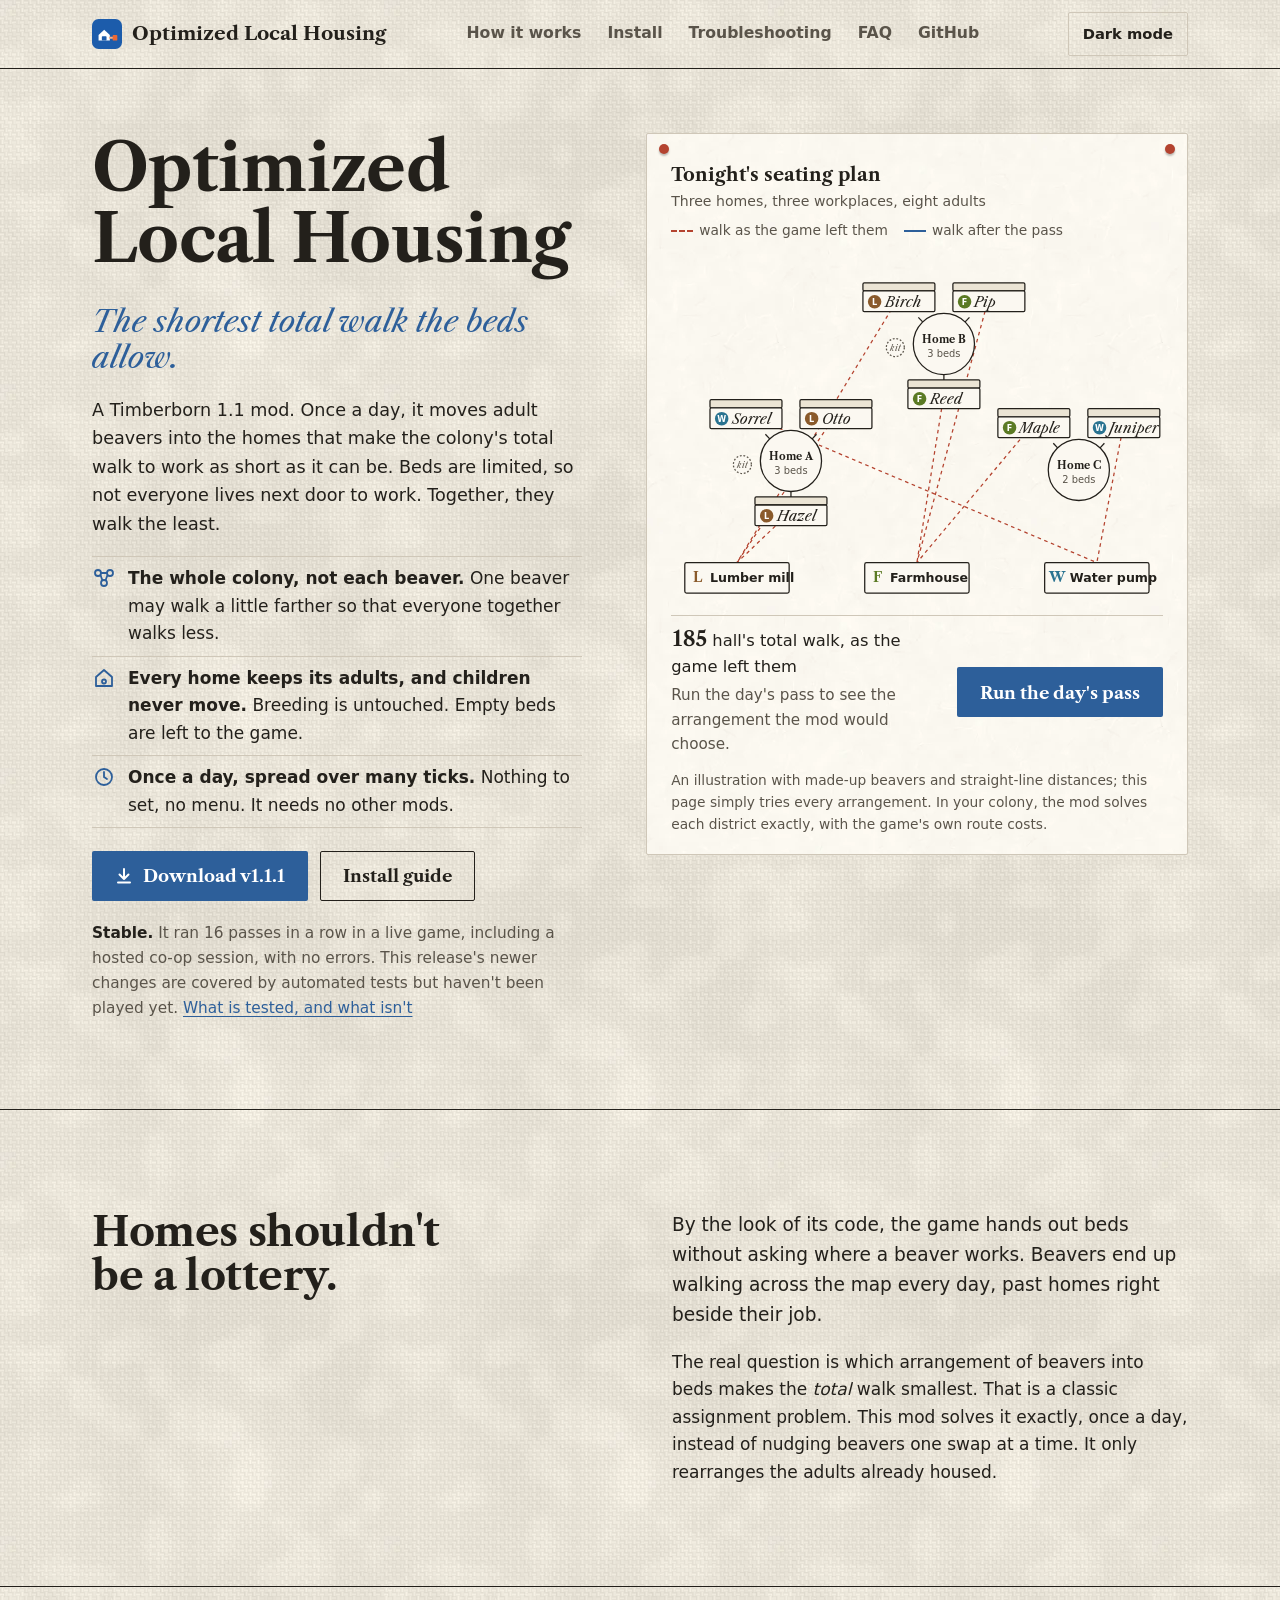
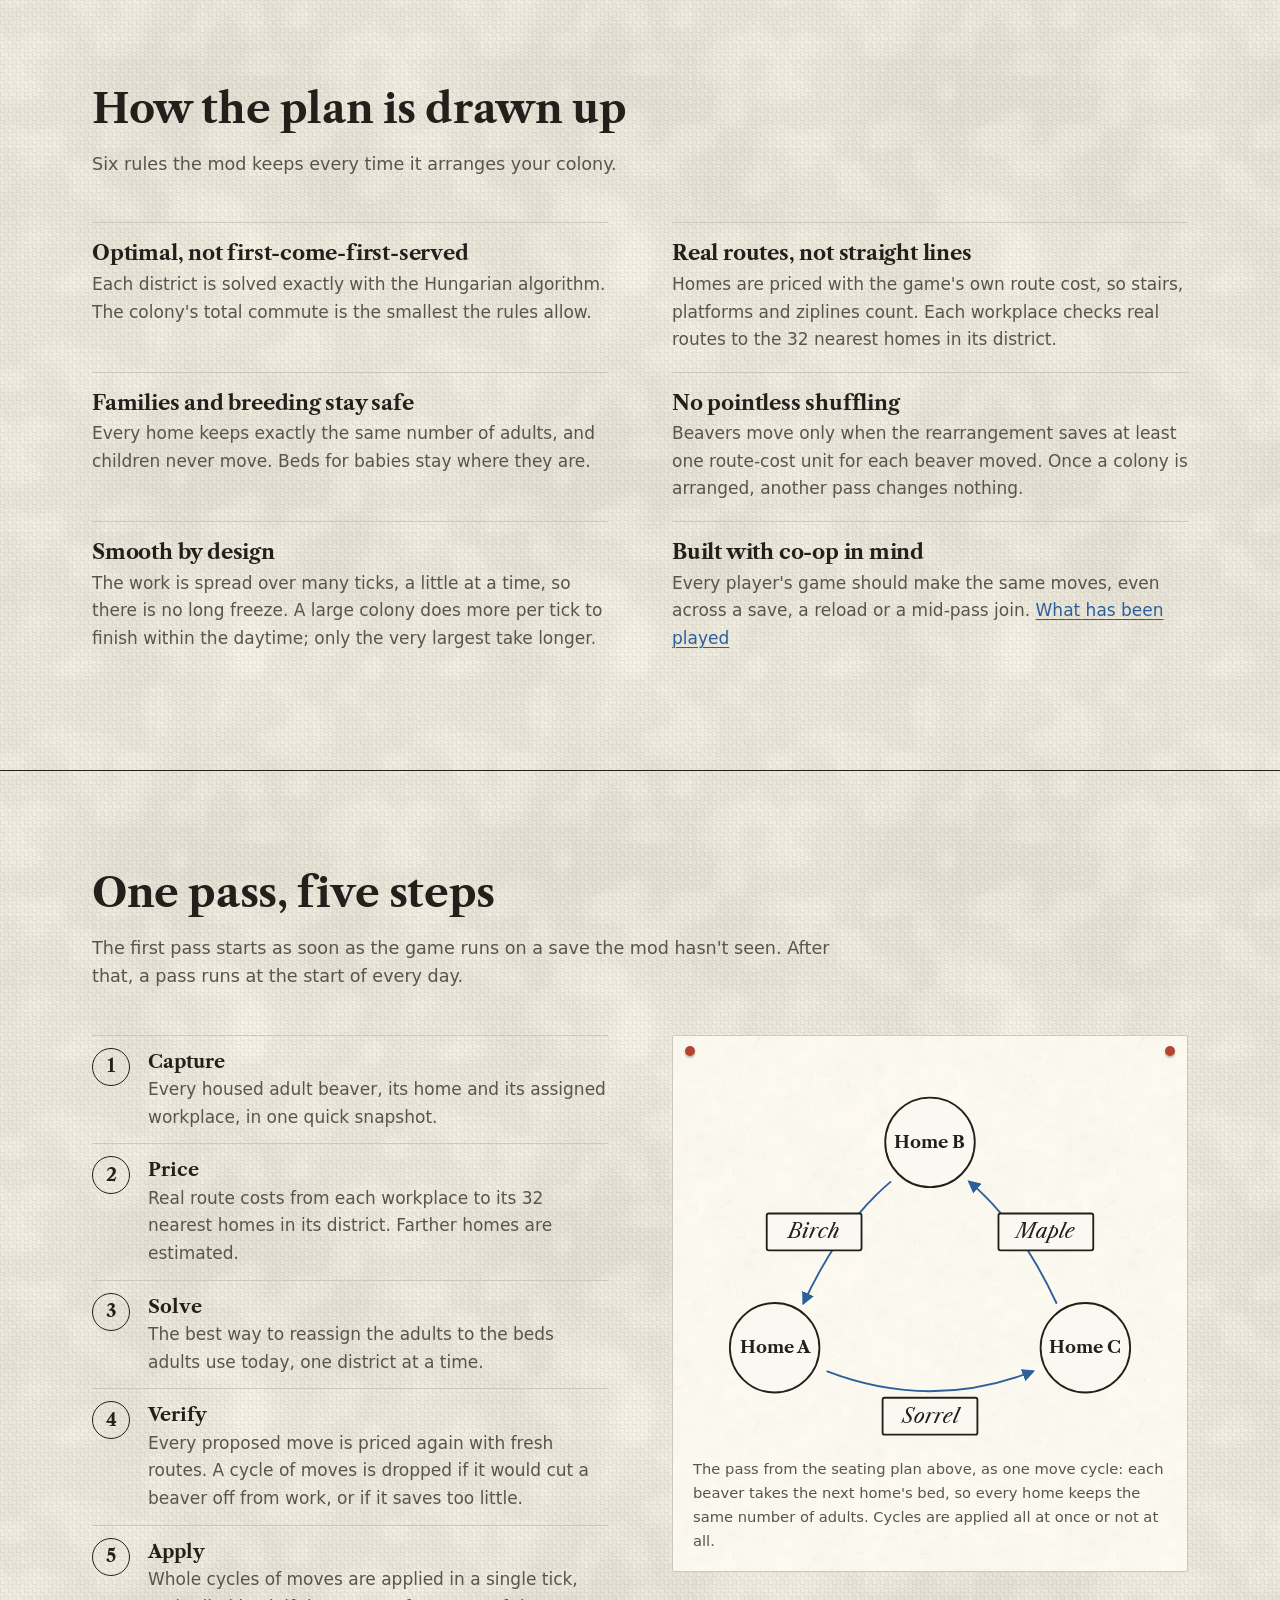
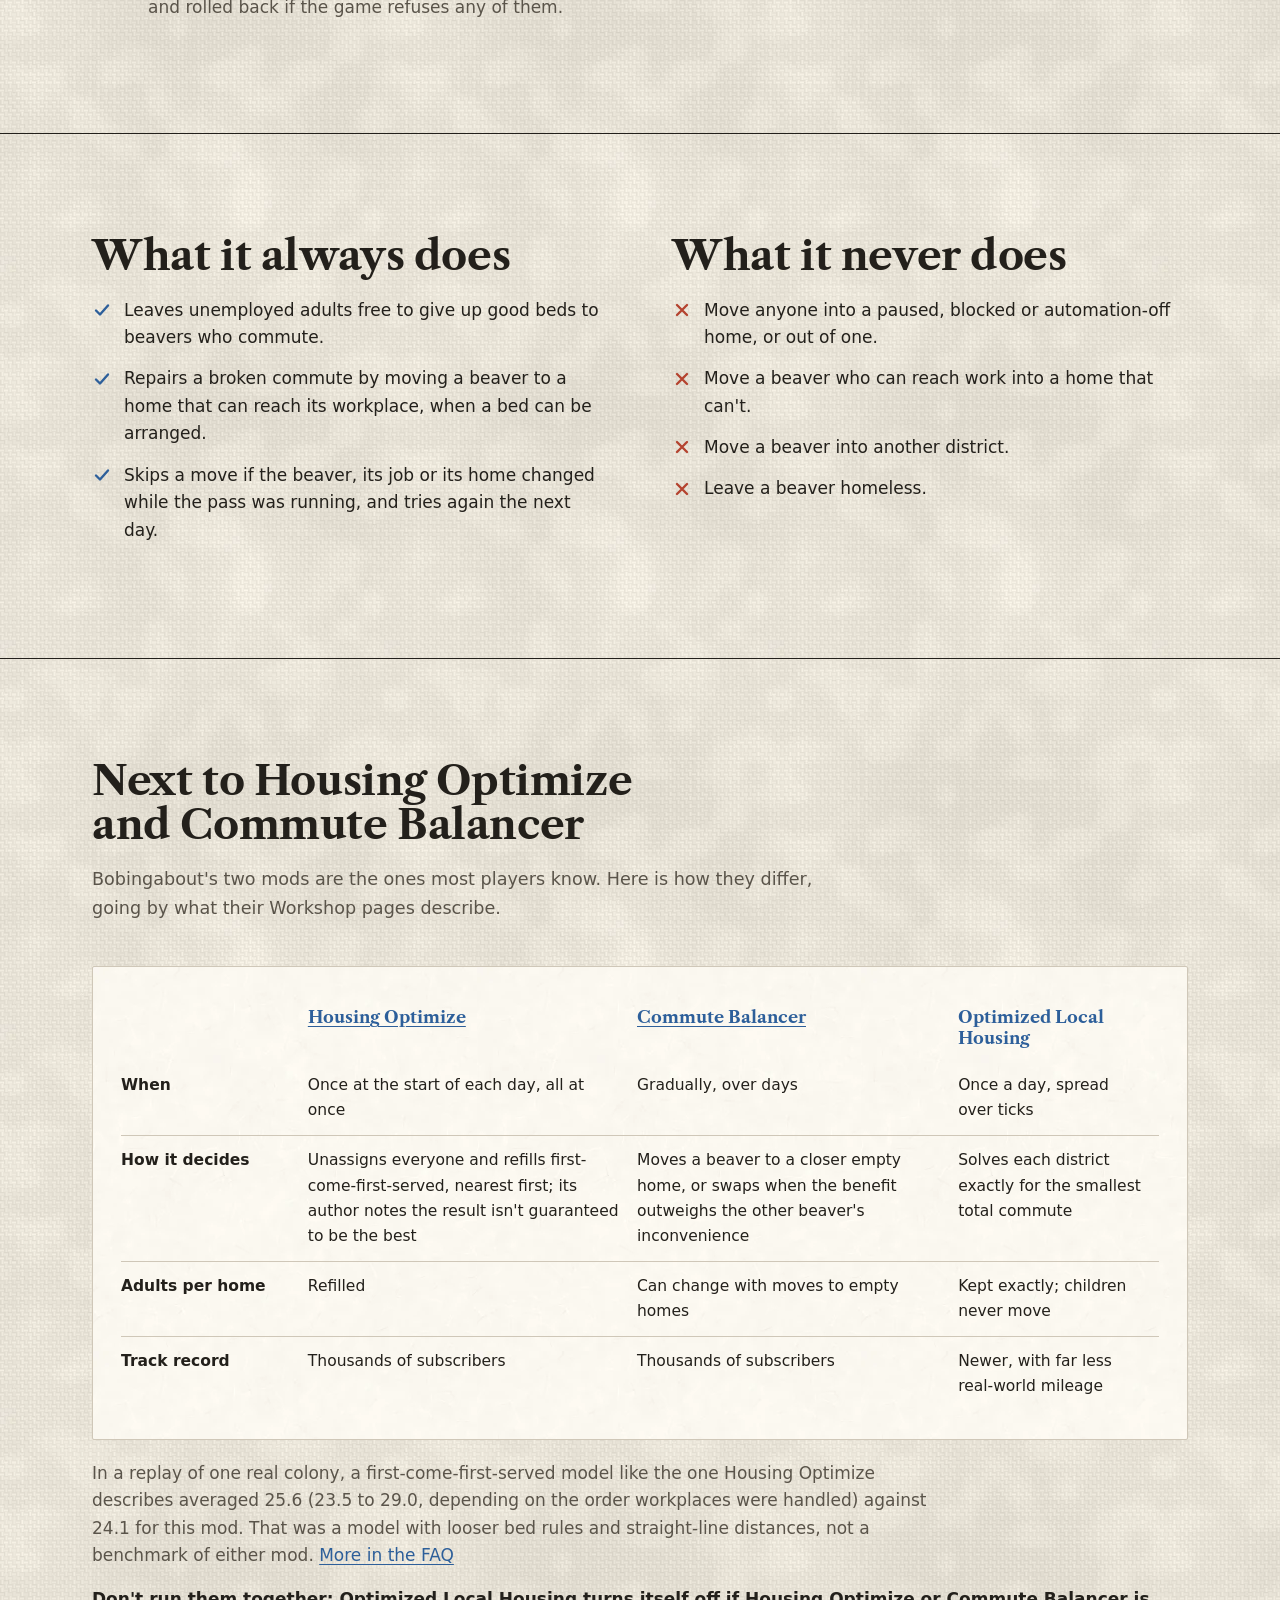
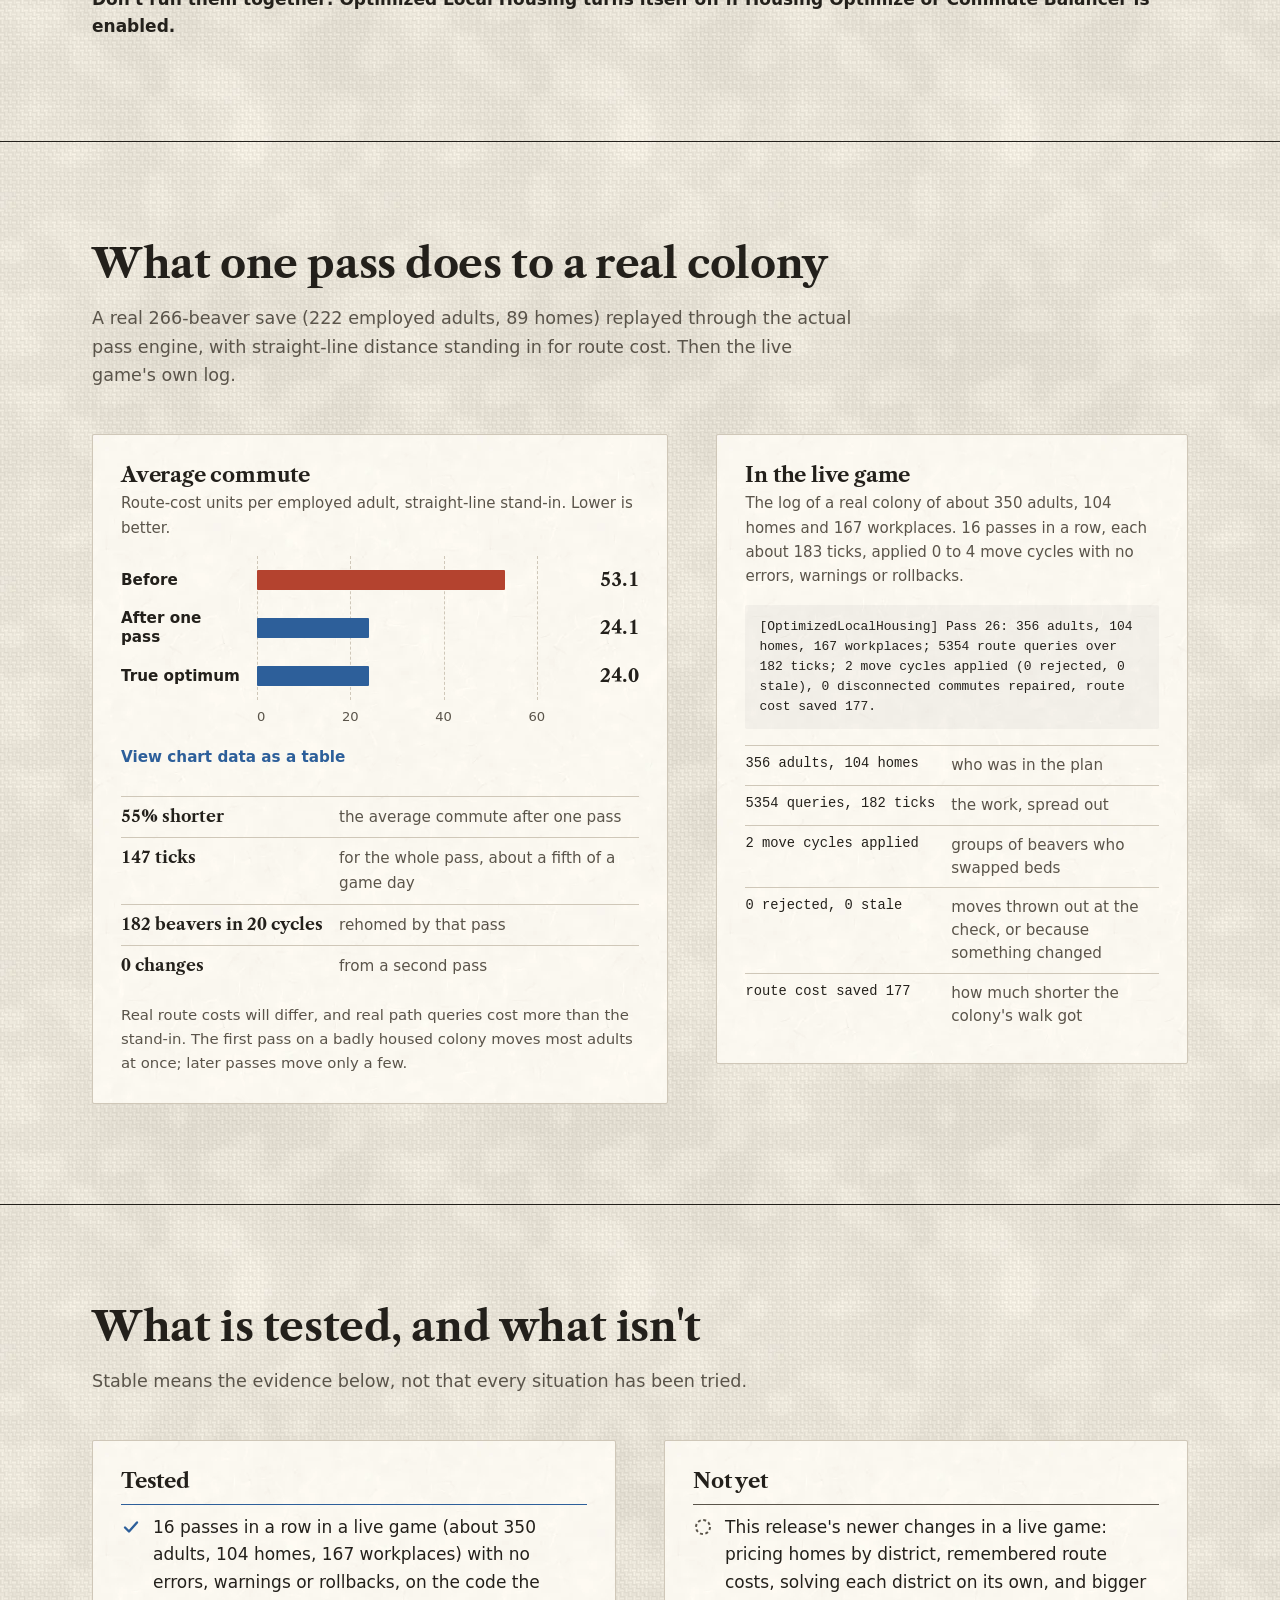
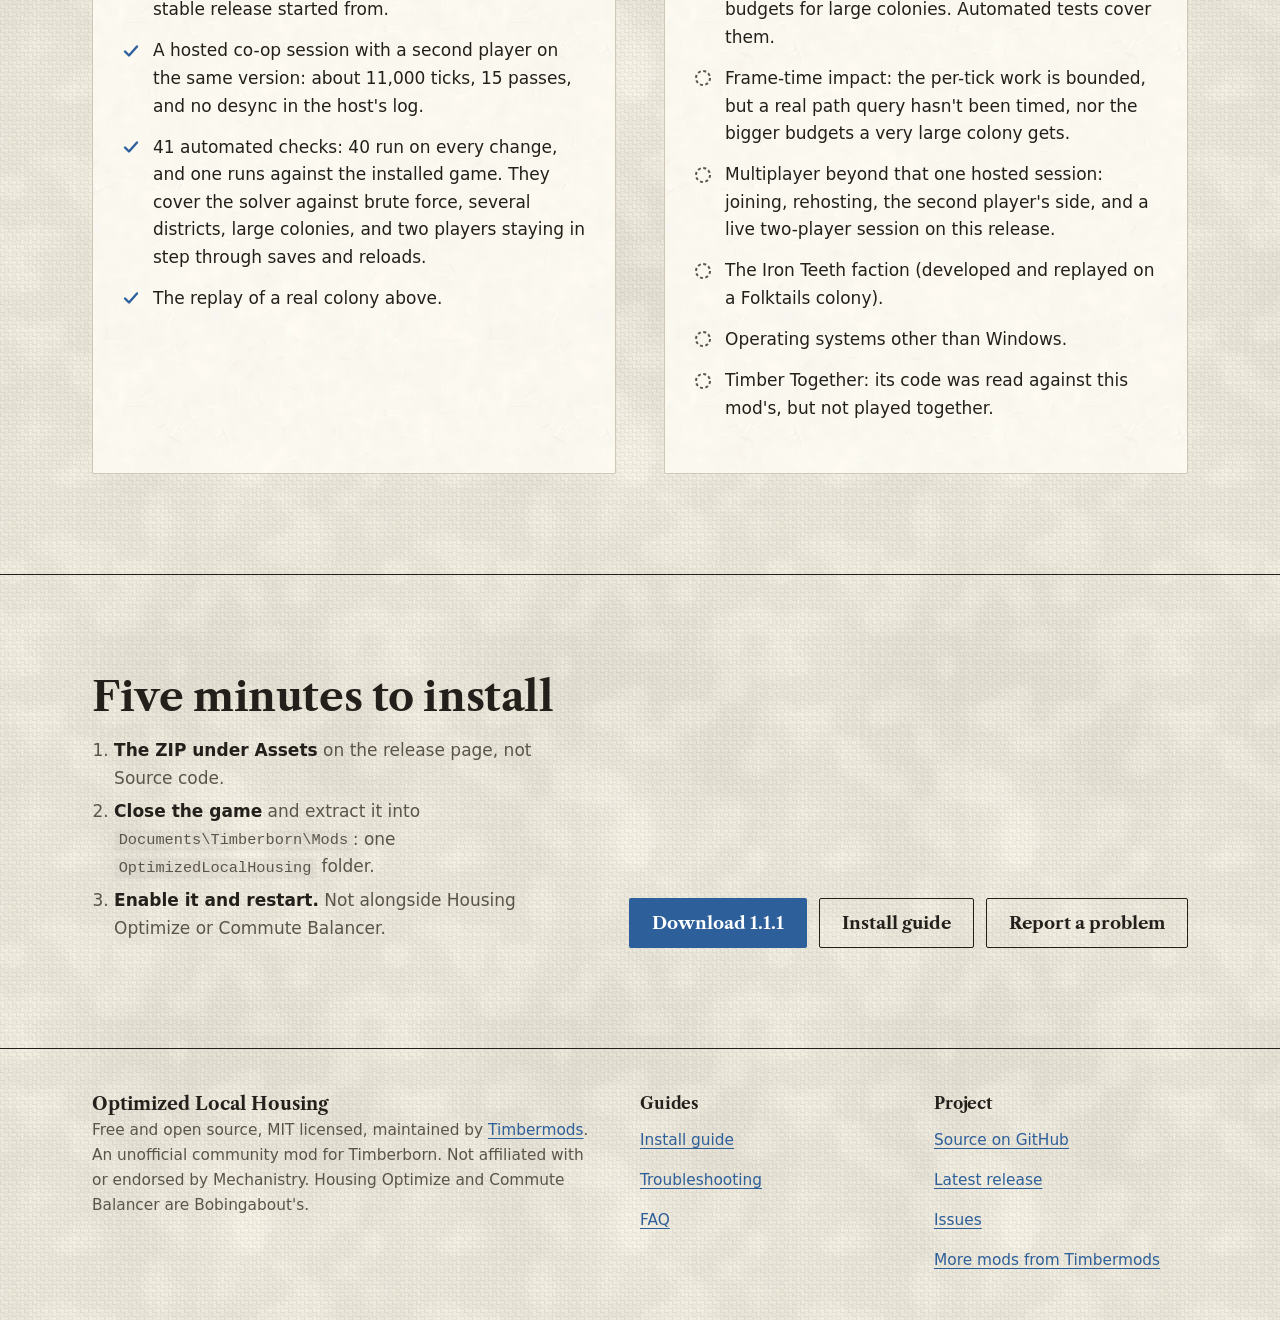
<file: docs/index.html>
<!doctype html>
<html lang="en">
<head>
<meta charset="utf-8">
<meta name="viewport" content="width=device-width, initial-scale=1">
<title>Optimized Local Housing: shorter beaver commutes for Timberborn</title>
<meta name="description" content="A Timberborn 1.1 mod that re-houses the adult beavers once a day so the whole colony's home-to-work walk is as short as the beds allow. Every home keeps its adults, and children never move.">
<meta property="og:title" content="Optimized Local Housing for Timberborn">
<meta property="og:description" content="The shortest total walk the beds allow: once a day it solves where each adult beaver should live, keeping every home's adults and never moving children.">
<meta property="og:type" content="website">
<meta name="theme-color" content="#e6e1d6">
<link rel="icon" href="favicon.svg" type="image/svg+xml">
<script>try{var t=localStorage.getItem('olh-theme');if(t)document.documentElement.setAttribute('data-theme',t)}catch(e){}</script>
<link rel="preload" href="fonts/libre-caslon-text-latin-700-normal.woff2" as="font" type="font/woff2" crossorigin>
<link rel="stylesheet" href="style.css">
</head>
<body>
<a class="skip" href="#main">Skip to content</a>
<header class="site-header">
  <div class="wrap masthead">
    <a class="brand" href="index.html"><img src="favicon.svg" alt="" width="30" height="30"> Optimized Local Housing</a>
    <nav class="nav" aria-label="Main">
      <a href="index.html#how">How it works</a>
      <a href="install.html">Install</a>
      <a href="troubleshooting.html">Troubleshooting</a>
      <a href="faq.html">FAQ</a>
      <a href="https://github.com/timbermods/OptimizedLocalHousing">GitHub</a>
    </nav>
    <button class="theme-btn" id="theme-toggle" type="button">Dark mode</button>
  </div>
</header>

<main id="main">
<!-- ============ hero ============ -->
<section class="hero">
  <div class="wrap hero-grid">
    <div>
      <h1>Optimized Local Housing</h1>
      <p class="pitch">The shortest total walk the beds allow.</p>
      <p class="lead">A Timberborn 1.1 mod. Once a day, it moves adult beavers into the homes that make the colony's total walk to work as short as it can be. Beds are limited, so not everyone lives next door to work. Together, they walk the least.</p>
      <ul class="facts">
        <li><svg viewBox="0 0 24 24" aria-hidden="true"><circle cx="6" cy="7" r="3" fill="none" stroke="currentColor" stroke-width="1.8"/><circle cx="18" cy="7" r="3" fill="none" stroke="currentColor" stroke-width="1.8"/><circle cx="12" cy="17" r="3" fill="none" stroke="currentColor" stroke-width="1.8"/><path d="M8.5 9l2 5.5M15.5 9l-2 5.5M9 7h6" fill="none" stroke="currentColor" stroke-width="1.8"/></svg><span><b>The whole colony, not each beaver.</b> One beaver may walk a little farther so that everyone together walks less.</span></li>
        <li><svg viewBox="0 0 24 24" aria-hidden="true"><path d="M4 11l8-7 8 7v9H4z" fill="none" stroke="currentColor" stroke-width="1.8" stroke-linejoin="round"/><circle cx="12" cy="15.5" r="2" fill="none" stroke="currentColor" stroke-width="1.8"/></svg><span><b>Every home keeps its adults, and children never move.</b> Breeding is untouched. Empty beds are left to the game.</span></li>
        <li><svg viewBox="0 0 24 24" aria-hidden="true"><circle cx="12" cy="12" r="8" fill="none" stroke="currentColor" stroke-width="1.8"/><path d="M12 7v5l3 2" fill="none" stroke="currentColor" stroke-width="1.8" stroke-linecap="round"/></svg><span><b>Once a day, spread over many ticks.</b> Nothing to set, no menu. It needs no other mods.</span></li>
      </ul>
      <div class="btn-row">
        <a class="btn btn-primary" href="https://github.com/timbermods/OptimizedLocalHousing/releases/latest" data-release-href="download"><svg viewBox="0 0 18 18" aria-hidden="true"><path d="M9 2v10M4.5 7.5L9 12l4.5-4.5M3 15.5h12" fill="none" stroke="currentColor" stroke-width="2" stroke-linecap="round" stroke-linejoin="round"/></svg><span>Download <span data-release="tag">v1.1.1</span></span></a>
        <a class="btn btn-ghost" href="install.html">Install guide</a>
      </div>
      <p class="status-note" role="note" data-release-pinned="1.1.1"><strong>Stable.</strong> It ran 16 passes in a row in a live game, including a hosted co-op session, with no errors. This release's newer changes are covered by automated tests but haven't been played yet. <a href="#status">What is tested, and what isn't</a></p>
    </div>

    <figure class="plan stock pinned" data-seating>
      <div class="plan-head"><b>Tonight's seating plan</b><span>Three homes, three workplaces, eight adults</span></div>
      <div class="legend" aria-hidden="true"><span><i></i>walk as the game left them</span><span><i class="after"></i>walk after the pass</span></div>
<svg class="hall" viewBox="0 0 560 400" role="img" aria-labelledby="hall-title hall-desc">
<title id="hall-title">Seating plan: three homes and three workplaces</title>
<desc id="hall-desc">Eight adult beavers seated in three homes as the game left them, each with a line to the workplace they walk to. Homes A and B each also have a kit, who never moves.</desc>
<g class="lines" aria-hidden="true">
<line class="walk before" data-for="Sorrel" x1="90" y1="188" x2="480" y2="353"/>
<line class="walk before" data-for="Otto" x1="190" y1="188" x2="80" y2="353"/>
<line class="walk before" data-for="Hazel" x1="140" y1="296" x2="80" y2="353"/>
<line class="walk before" data-for="Birch" x1="260" y1="58" x2="80" y2="353"/>
<line class="walk before" data-for="Pip" x1="360" y1="58" x2="280" y2="353"/>
<line class="walk before" data-for="Reed" x1="310" y1="166" x2="280" y2="353"/>
<line class="walk before" data-for="Maple" x1="410" y1="198" x2="280" y2="353"/>
<line class="walk before" data-for="Juniper" x1="510" y1="198" x2="480" y2="353"/>
</g><g class="stations">
<g class="station st-L" data-station="L" data-x="80" data-y="370"><rect x="22" y="353" width="116" height="34" rx="2"/><text class="st-mark" x="36" y="375">L</text><text class="st-name" x="50" y="375">Lumber mill</text></g>
<g class="station st-F" data-station="F" data-x="280" data-y="370"><rect x="222" y="353" width="116" height="34" rx="2"/><text class="st-mark" x="236" y="375">F</text><text class="st-name" x="250" y="375">Farmhouse</text></g>
<g class="station st-W" data-station="W" data-x="480" data-y="370"><rect x="422" y="353" width="116" height="34" rx="2"/><text class="st-mark" x="436" y="375">W</text><text class="st-name" x="450" y="375">Water pump</text></g>
</g><g class="tables" id="homes-l">
<g class="table" data-home="A" data-x="140" data-y="240" data-beds="3"><circle cx="140" cy="240" r="34"/><text class="t-name" x="140" y="239">Home A</text><text class="t-beds" x="140" y="255">3 beds</text>
<line class="tick" x1="116.4" y1="215.5" x2="111.6" y2="210.4"/>
<line class="tick" x1="163.6" y1="215.5" x2="168.4" y2="210.4"/>
<line class="tick" x1="140.0" y1="274.0" x2="140.0" y2="281.0"/>
<g class="kit"><circle cx="86" cy="244" r="10"/><text x="86" y="248">kit</text></g>
</g>
<g class="table" data-home="B" data-x="310" data-y="110" data-beds="3"><circle cx="310" cy="110" r="34"/><text class="t-name" x="310" y="109">Home B</text><text class="t-beds" x="310" y="125">3 beds</text>
<line class="tick" x1="286.4" y1="85.5" x2="281.6" y2="80.4"/>
<line class="tick" x1="333.6" y1="85.5" x2="338.4" y2="80.4"/>
<line class="tick" x1="310.0" y1="144.0" x2="310.0" y2="151.0"/>
<g class="kit"><circle cx="256" cy="114" r="10"/><text x="256" y="118">kit</text></g>
</g>
<g class="table" data-home="C" data-x="460" data-y="250" data-beds="2"><circle cx="460" cy="250" r="34"/><text class="t-name" x="460" y="249">Home C</text><text class="t-beds" x="460" y="265">2 beds</text>
<line class="tick" x1="436.4" y1="225.5" x2="431.6" y2="220.4"/>
<line class="tick" x1="483.6" y1="225.5" x2="488.4" y2="220.4"/>
</g>
</g><g class="cards">
<g class="pc w-W" data-name="Sorrel" data-work="W" data-home="A" data-seat="0" style="transform: translate(90px, 188px)"><rect class="pc-back" x="-40" y="-16" width="80" height="9" rx="1.5"/><rect class="pc-card" x="-40" y="-7" width="80" height="23" rx="1.5"/><circle class="pc-chip" cx="-27" cy="5" r="7.5"/><text class="pc-mark" x="-27" y="8.5">W</text><text class="pc-name" x="-16" y="10.5">Sorrel</text></g>
<g class="pc w-L" data-name="Otto" data-work="L" data-home="A" data-seat="1" style="transform: translate(190px, 188px)"><rect class="pc-back" x="-40" y="-16" width="80" height="9" rx="1.5"/><rect class="pc-card" x="-40" y="-7" width="80" height="23" rx="1.5"/><circle class="pc-chip" cx="-27" cy="5" r="7.5"/><text class="pc-mark" x="-27" y="8.5">L</text><text class="pc-name" x="-16" y="10.5">Otto</text></g>
<g class="pc w-L" data-name="Hazel" data-work="L" data-home="A" data-seat="2" style="transform: translate(140px, 296px)"><rect class="pc-back" x="-40" y="-16" width="80" height="9" rx="1.5"/><rect class="pc-card" x="-40" y="-7" width="80" height="23" rx="1.5"/><circle class="pc-chip" cx="-27" cy="5" r="7.5"/><text class="pc-mark" x="-27" y="8.5">L</text><text class="pc-name" x="-16" y="10.5">Hazel</text></g>
<g class="pc w-L" data-name="Birch" data-work="L" data-home="B" data-seat="0" style="transform: translate(260px, 58px)"><rect class="pc-back" x="-40" y="-16" width="80" height="9" rx="1.5"/><rect class="pc-card" x="-40" y="-7" width="80" height="23" rx="1.5"/><circle class="pc-chip" cx="-27" cy="5" r="7.5"/><text class="pc-mark" x="-27" y="8.5">L</text><text class="pc-name" x="-16" y="10.5">Birch</text></g>
<g class="pc w-F" data-name="Pip" data-work="F" data-home="B" data-seat="1" style="transform: translate(360px, 58px)"><rect class="pc-back" x="-40" y="-16" width="80" height="9" rx="1.5"/><rect class="pc-card" x="-40" y="-7" width="80" height="23" rx="1.5"/><circle class="pc-chip" cx="-27" cy="5" r="7.5"/><text class="pc-mark" x="-27" y="8.5">F</text><text class="pc-name" x="-16" y="10.5">Pip</text></g>
<g class="pc w-F" data-name="Reed" data-work="F" data-home="B" data-seat="2" style="transform: translate(310px, 166px)"><rect class="pc-back" x="-40" y="-16" width="80" height="9" rx="1.5"/><rect class="pc-card" x="-40" y="-7" width="80" height="23" rx="1.5"/><circle class="pc-chip" cx="-27" cy="5" r="7.5"/><text class="pc-mark" x="-27" y="8.5">F</text><text class="pc-name" x="-16" y="10.5">Reed</text></g>
<g class="pc w-F" data-name="Maple" data-work="F" data-home="C" data-seat="0" style="transform: translate(410px, 198px)"><rect class="pc-back" x="-40" y="-16" width="80" height="9" rx="1.5"/><rect class="pc-card" x="-40" y="-7" width="80" height="23" rx="1.5"/><circle class="pc-chip" cx="-27" cy="5" r="7.5"/><text class="pc-mark" x="-27" y="8.5">F</text><text class="pc-name" x="-16" y="10.5">Maple</text></g>
<g class="pc w-W" data-name="Juniper" data-work="W" data-home="C" data-seat="1" style="transform: translate(510px, 198px)"><rect class="pc-back" x="-40" y="-16" width="80" height="9" rx="1.5"/><rect class="pc-card" x="-40" y="-7" width="80" height="23" rx="1.5"/><circle class="pc-chip" cx="-27" cy="5" r="7.5"/><text class="pc-mark" x="-27" y="8.5">W</text><text class="pc-name" x="-16" y="10.5">Juniper</text></g>
</g></svg>
      <div class="plan-foot">
        <div class="readout" data-readout aria-live="polite"><span class="ro-total"><b>185</b> hall's total walk, as the game left them</span><span>Run the day's pass to see the arrangement the mod would choose.</span></div>
        <button class="btn btn-primary" type="button" data-pass hidden>Run the day's pass</button>
      </div>
      <figcaption>An illustration with made-up beavers and straight-line distances; this page simply tries every arrangement. In your colony, the mod solves each district exactly, with the game's own route costs.</figcaption>
    </figure>
  </div>
</section>

<!-- ============ why ============ -->
<section class="ruled" id="why">
  <div class="wrap two-col">
    <div>
      <h2>Homes shouldn't be a lottery.</h2>
    </div>
    <div>
      <p class="big">By the look of its code, the game hands out beds without asking where a beaver works. Beavers end up walking across the map every day, past homes right beside their job.</p>
      <p>The real question is which arrangement of beavers into beds makes the <em>total</em> walk smallest. That is a classic assignment problem. This mod solves it exactly, once a day, instead of nudging beavers one swap at a time. It only rearranges the adults already housed.</p>
    </div>
  </div>
</section>

<!-- ============ features: the plan's rules ============ -->
<section class="ruled" id="features">
  <div class="wrap">
    <div class="section-head">
      <h2>How the plan is drawn up</h2>
      <p>Six rules the mod keeps every time it arranges your colony.</p>
    </div>
    <ul class="rules-key">
      <li><div><h3>Optimal, not first-come-first-served</h3><p>Each district is solved exactly with the Hungarian algorithm. The colony's total commute is the smallest the rules allow.</p></div></li>
      <li><div><h3>Real routes, not straight lines</h3><p>Homes are priced with the game's own route cost, so stairs, platforms and ziplines count. Each workplace checks real routes to the 32 nearest homes in its district.</p></div></li>
      <li><div><h3>Families and breeding stay safe</h3><p>Every home keeps exactly the same number of adults, and children never move. Beds for babies stay where they are.</p></div></li>
      <li><div><h3>No pointless shuffling</h3><p>Beavers move only when the rearrangement saves at least one route-cost unit for each beaver moved. Once a colony is arranged, another pass changes nothing.</p></div></li>
      <li><div><h3>Smooth by design</h3><p>The work is spread over many ticks, a little at a time, so there is no long freeze. A large colony does more per tick to finish within the daytime; only the very largest take longer.</p></div></li>
      <li><div><h3>Built with co-op in mind</h3><p>Every player's game should make the same moves, even across a save, a reload or a mid-pass join. <a href="#status">What has been played</a></p></div></li>
    </ul>
  </div>
</section>

<!-- ============ how ============ -->
<section class="ruled" id="how">
  <div class="wrap">
    <div class="section-head">
      <h2>One pass, five steps</h2>
      <p>The first pass starts as soon as the game runs on a save the mod hasn't seen. After that, a pass runs at the start of every day.</p>
    </div>
    <div class="two-col">
      <ol class="steps">
        <li><strong>Capture</strong><p>Every housed adult beaver, its home and its assigned workplace, in one quick snapshot.</p></li>
        <li><strong>Price</strong><p>Real route costs from each workplace to its 32 nearest homes in its district. Farther homes are estimated.</p></li>
        <li><strong>Solve</strong><p>The best way to reassign the adults to the beds adults use today, one district at a time.</p></li>
        <li><strong>Verify</strong><p>Every proposed move is priced again with fresh routes. A cycle of moves is dropped if it would cut a beaver off from work, or if it saves too little.</p></li>
        <li><strong>Apply</strong><p>Whole cycles of moves are applied in a single tick, and rolled back if the game refuses any of them.</p></li>
      </ol>
      <figure class="cycle stock pinned">
        <svg viewBox="0 0 360 290" role="img" aria-label="The move cycle from the seating plan above: Birch moves from Home B to Home A, Sorrel from Home A to Home C, and Maple from Home C to Home B, so every home keeps its number of adults.">
          <defs><marker id="arr" viewBox="0 0 10 10" refX="8" refY="5" markerWidth="7" markerHeight="7" orient="auto-start-reverse"><path d="M0 0L10 5L0 10z" fill="var(--blue)"/></marker></defs>
          <g fill="none" stroke="var(--blue)" stroke-width="1.4" stroke-linecap="round" marker-end="url(#arr)">
            <path d="M150 88 Q 112 120 84 180"/>
            <path d="M102 232 Q 180 262 258 232"/>
            <path d="M276 180 Q 248 120 210 88"/>
          </g>
          <g fill="var(--card)" stroke="var(--ink)" stroke-width="1.4">
            <circle cx="180" cy="58" r="34"/><circle cx="62" cy="214" r="34"/><circle cx="298" cy="214" r="34"/>
          </g>
          <g font-family="Libre Caslon Text, Georgia, serif" font-weight="700" font-size="13" text-anchor="middle" fill="var(--ink)">
            <text x="180" y="62">Home B</text><text x="62" y="218">Home A</text><text x="298" y="218">Home C</text>
          </g>
          <g font-family="Libre Caslon Text, Georgia, serif" font-style="italic" font-size="15" fill="var(--ink)" stroke-width="1.4">
            <g transform="translate(92 126)"><rect x="-36" y="-14" width="72" height="28" rx="1.5" fill="var(--card)" stroke="var(--ink)"/><text x="0" y="5" text-anchor="middle">Birch</text></g>
            <g transform="translate(268 126)"><rect x="-36" y="-14" width="72" height="28" rx="1.5" fill="var(--card)" stroke="var(--ink)"/><text x="0" y="5" text-anchor="middle">Maple</text></g>
            <g transform="translate(180 266)"><rect x="-36" y="-14" width="72" height="28" rx="1.5" fill="var(--card)" stroke="var(--ink)"/><text x="0" y="5" text-anchor="middle">Sorrel</text></g>
          </g>
        </svg>
        <figcaption>The pass from the seating plan above, as one move cycle: each beaver takes the next home's bed, so every home keeps the same number of adults. Cycles are applied all at once or not at all.</figcaption>
      </figure>
    </div>
  </div>
</section>

<!-- ============ rules ============ -->
<section class="ruled" id="rules">
  <div class="wrap two-col">
    <div>
      <h2>What it always does</h2>
      <ul class="checks">
        <li>Leaves unemployed adults free to give up good beds to beavers who commute.</li>
        <li>Repairs a broken commute by moving a beaver to a home that can reach its workplace, when a bed can be arranged.</li>
        <li>Skips a move if the beaver, its job or its home changed while the pass was running, and tries again the next day.</li>
      </ul>
    </div>
    <div>
      <h2>What it never does</h2>
      <ul class="checks never">
        <li>Move anyone into a paused, blocked or automation-off home, or out of one.</li>
        <li>Move a beaver who can reach work into a home that can't.</li>
        <li>Move a beaver into another district.</li>
        <li>Leave a beaver homeless.</li>
      </ul>
    </div>
  </div>
</section>

<!-- ============ comparison ============ -->
<section class="ruled" id="compare">
  <div class="wrap">
    <div class="section-head">
      <h2>Next to Housing Optimize and Commute Balancer</h2>
      <p>Bobingabout's two mods are the ones most players know. Here is how they differ, going by what their Workshop pages describe.</p>
    </div>
    <div class="compare stock">
      <div class="table-scroll">
        <table>
          <thead><tr><th scope="col"><span class="sr-only">Question</span></th><th scope="col"><a href="https://steamcommunity.com/sharedfiles/filedetails/?id=3438044391">Housing Optimize</a></th><th scope="col"><a href="https://steamcommunity.com/sharedfiles/filedetails/?id=3663421750">Commute Balancer</a></th><th scope="col" class="us">Optimized Local Housing</th></tr></thead>
          <tbody>
            <tr><th scope="row">When</th><td data-label="Housing Optimize">Once at the start of each day, all at once</td><td data-label="Commute Balancer">Gradually, over days</td><td data-label="Optimized Local Housing">Once a day, spread over ticks</td></tr>
            <tr><th scope="row">How it decides</th><td data-label="Housing Optimize">Unassigns everyone and refills first-come-first-served, nearest first; its author notes the result isn't guaranteed to be the best</td><td data-label="Commute Balancer">Moves a beaver to a closer empty home, or swaps when the benefit outweighs the other beaver's inconvenience</td><td data-label="Optimized Local Housing">Solves each district exactly for the smallest total commute</td></tr>
            <tr><th scope="row">Adults per home</th><td data-label="Housing Optimize">Refilled</td><td data-label="Commute Balancer">Can change with moves to empty homes</td><td data-label="Optimized Local Housing">Kept exactly; children never move</td></tr>
            <tr><th scope="row">Track record</th><td data-label="Housing Optimize">Thousands of subscribers</td><td data-label="Commute Balancer">Thousands of subscribers</td><td data-label="Optimized Local Housing">Newer, with far less real-world mileage</td></tr>
          </tbody>
        </table>
      </div>
    </div>
    <p class="compare-note">In a replay of one real colony, a first-come-first-served model like the one Housing Optimize describes averaged 25.6 (23.5 to 29.0, depending on the order workplaces were handled) against 24.1 for this mod. That was a model with looser bed rules and straight-line distances, not a benchmark of either mod. <a href="faq.html#is-it-the-best-housing">More in the FAQ</a></p>
    <p class="rule-line">Don't run them together: Optimized Local Housing turns itself off if Housing Optimize or Commute Balancer is enabled.</p>
  </div>
</section>

<!-- ============ results ============ -->
<section class="ruled" id="results">
  <div class="wrap">
    <div class="section-head">
      <h2>What one pass does to a real colony</h2>
      <p>A real 266-beaver save (222 employed adults, 89 homes) replayed through the actual pass engine, with straight-line distance standing in for route cost. Then the live game's own log.</p>
    </div>
    <div class="results-grid">
      <div class="sheet stock chart-card">
        <h3>Average commute</h3>
        <p class="src">Route-cost units per employed adult, straight-line stand-in. Lower is better.</p>
        <div class="chart" role="group" aria-label="Bar chart of average commute: before 53.1, after one pass 24.1, true optimum 24.0.">
          <div class="grid-layer" aria-hidden="true"><i style="left:0"></i><i style="left:28.571%"></i><i style="left:57.143%"></i><i style="left:85.714%"></i></div>
          <div class="row" tabindex="0" data-name="Before" data-value="53.1" data-color="var(--madder)" data-desc="The colony as it was, housed by the game's own assigner.">
            <span class="lab">Before</span>
            <span class="track"><span class="bar" style="width:75.857%;background:var(--madder)"></span><span class="val">53.1</span></span>
            <span class="sr-only">The colony as it was, housed by the game's own assigner.</span>
          </div>
          <div class="row" tabindex="0" data-name="After one pass" data-value="24.1" data-color="var(--blue)" data-desc="After a single pass of Optimized Local Housing: 55% shorter than before.">
            <span class="lab">After one pass</span>
            <span class="track"><span class="bar" style="width:34.429%;background:var(--blue)"></span><span class="val">24.1</span></span>
            <span class="sr-only">After a single pass of Optimized Local Housing: 55% shorter than before.</span>
          </div>
          <div class="row" tabindex="0" data-name="True optimum" data-value="24.0" data-color="var(--blue)" data-desc="The best any arrangement can do under the same rules (checked by brute force in the tests).">
            <span class="lab">True optimum</span>
            <span class="track"><span class="bar" style="width:34.286%;background:var(--blue)"></span><span class="val">24.0</span></span>
            <span class="sr-only">The best any arrangement can do under the same rules, checked by brute force in the tests.</span>
          </div>
          <div class="ticks" aria-hidden="true"><i style="left:0">0</i><i style="left:28.571%">20</i><i style="left:57.143%">40</i><i style="left:85.714%">60</i></div>
        </div>
        <div class="tip" role="tooltip" aria-hidden="true"></div>
        <details class="table-view">
          <summary>View chart data as a table</summary>
          <table>
            <caption>Average commute, route-cost units per employed adult</caption>
            <thead><tr><th scope="col">Case</th><th scope="col" class="num">Average commute</th></tr></thead>
            <tbody>
              <tr><th scope="row">Before</th><td class="num">53.1</td></tr>
              <tr><th scope="row">After one pass</th><td class="num">24.1</td></tr>
              <tr><th scope="row">True optimum</th><td class="num">24.0</td></tr>
            </tbody>
          </table>
        </details>
        <dl class="fields">
          <dt>55% shorter</dt><dd>the average commute after one pass</dd>
          <dt>147 ticks</dt><dd>for the whole pass, about a fifth of a game day</dd>
          <dt>182 beavers in 20 cycles</dt><dd>rehomed by that pass</dd>
          <dt>0 changes</dt><dd>from a second pass</dd>
        </dl>
        <p class="limit">Real route costs will differ, and real path queries cost more than the stand-in. The first pass on a badly housed colony moves most adults at once; later passes move only a few.</p>
      </div>
      <div class="sheet stock">
        <h3>In the live game</h3>
        <p class="src">The log of a real colony of about 350 adults, 104 homes and 167 workplaces. 16 passes in a row, each about 183 ticks, applied 0 to 4 move cycles with no errors, warnings or rollbacks.</p>
        <div class="passline">
          <code class="pl-raw">[OptimizedLocalHousing] Pass 26: 356 adults, 104 homes, 167 workplaces; 5354 route queries over 182 ticks; 2 move cycles applied (0 rejected, 0 stale), 0 disconnected commutes repaired, route cost saved 177.</code>
          <dl class="fields">
            <dt>356 adults, 104 homes</dt><dd>who was in the plan</dd>
            <dt>5354 queries, 182 ticks</dt><dd>the work, spread out</dd>
            <dt>2 move cycles applied</dt><dd>groups of beavers who swapped beds</dd>
            <dt>0 rejected, 0 stale</dt><dd>moves thrown out at the check, or because something changed</dd>
            <dt>route cost saved 177</dt><dd>how much shorter the colony's walk got</dd>
          </dl>
        </div>
      </div>
    </div>
  </div>
</section>

<!-- ============ status ============ -->
<section class="ruled" id="status">
  <div class="wrap">
    <div class="section-head" data-release-pinned="1.1.1">
      <h2>What is tested, and what isn't</h2>
      <p>Stable means the evidence below, not that every situation has been tried.</p>
    </div>
    <div class="status-grid">
      <div class="stock">
        <h3>Tested</h3>
        <ul class="checks">
          <li>16 passes in a row in a live game (about 350 adults, 104 homes, 167 workplaces) with no errors, warnings or rollbacks, on the code the stable release started from.</li>
          <li>A hosted co-op session with a second player on the same version: about 11,000 ticks, 15 passes, and no desync in the host's log.</li>
          <li>41 automated checks: 40 run on every change, and one runs against the installed game. They cover the solver against brute force, several districts, large colonies, and two players staying in step through saves and reloads.</li>
          <li>The replay of a real colony above.</li>
        </ul>
      </div>
      <div class="stock open-col">
        <h3>Not yet</h3>
        <ul class="checks open">
          <li>This release's newer changes in a live game: pricing homes by district, remembered route costs, solving each district on its own, and bigger budgets for large colonies. Automated tests cover them.</li>
          <li>Frame-time impact: the per-tick work is bounded, but a real path query hasn't been timed, nor the bigger budgets a very large colony gets.</li>
          <li>Multiplayer beyond that one hosted session: joining, rehosting, the second player's side, and a live two-player session on this release.</li>
          <li>The Iron Teeth faction (developed and replayed on a Folktails colony).</li>
          <li>Operating systems other than Windows.</li>
          <li>Timber Together: its code was read against this mod's, but not played together.</li>
        </ul>
      </div>
    </div>
  </div>
</section>

<!-- ============ closing ============ -->
<section class="ruled closing">
  <div class="wrap">
    <div>
      <h2>Five minutes to install</h2>
      <ol>
        <li><b>The ZIP under Assets</b> on the release page, not Source code.</li>
        <li><b>Close the game</b> and extract it into <code>Documents\Timberborn\Mods</code>: one <code>OptimizedLocalHousing</code> folder.</li>
        <li><b>Enable it and restart.</b> Not alongside Housing Optimize or Commute Balancer.</li>
      </ol>
    </div>
    <div class="btn-row">
      <a class="btn btn-primary" href="https://github.com/timbermods/OptimizedLocalHousing/releases/latest" data-release-href="download"><span>Download <span data-release="version">1.1.1</span></span></a>
      <a class="btn btn-ghost" href="install.html">Install guide</a>
      <a class="btn btn-ghost" href="https://github.com/timbermods/OptimizedLocalHousing/issues/new">Report a problem</a>
    </div>
  </div>
</section>
</main>

<footer class="site-footer">
  <div class="wrap foot">
    <div><strong>Optimized Local Housing</strong><p>Free and open source, MIT licensed, maintained by <a href="https://github.com/timbermods">Timbermods</a>. An unofficial community mod for Timberborn. Not affiliated with or endorsed by Mechanistry. Housing Optimize and Commute Balancer are Bobingabout's.</p></div>
    <div><h2>Guides</h2><ul><li><a href="install.html">Install guide</a></li><li><a href="troubleshooting.html">Troubleshooting</a></li><li><a href="faq.html">FAQ</a></li></ul></div>
    <div><h2>Project</h2><ul><li><a href="https://github.com/timbermods/OptimizedLocalHousing">Source on GitHub</a></li><li><a href="https://github.com/timbermods/OptimizedLocalHousing/releases/latest" data-release-href="notes">Latest release</a></li><li><a href="https://github.com/timbermods/OptimizedLocalHousing/issues">Issues</a></li><li><a href="https://timbermods.github.io/">More mods from Timbermods</a></li></ul></div>
  </div>
</footer>
<script src="site.js" defer></script>
<script src="seating.js" defer></script>
<script src="release.js" defer data-repo="timbermods/OptimizedLocalHousing" data-asset="^OptimizedLocalHousing-v[\d.]+\.zip$"></script>
</body>
</html>
</file>
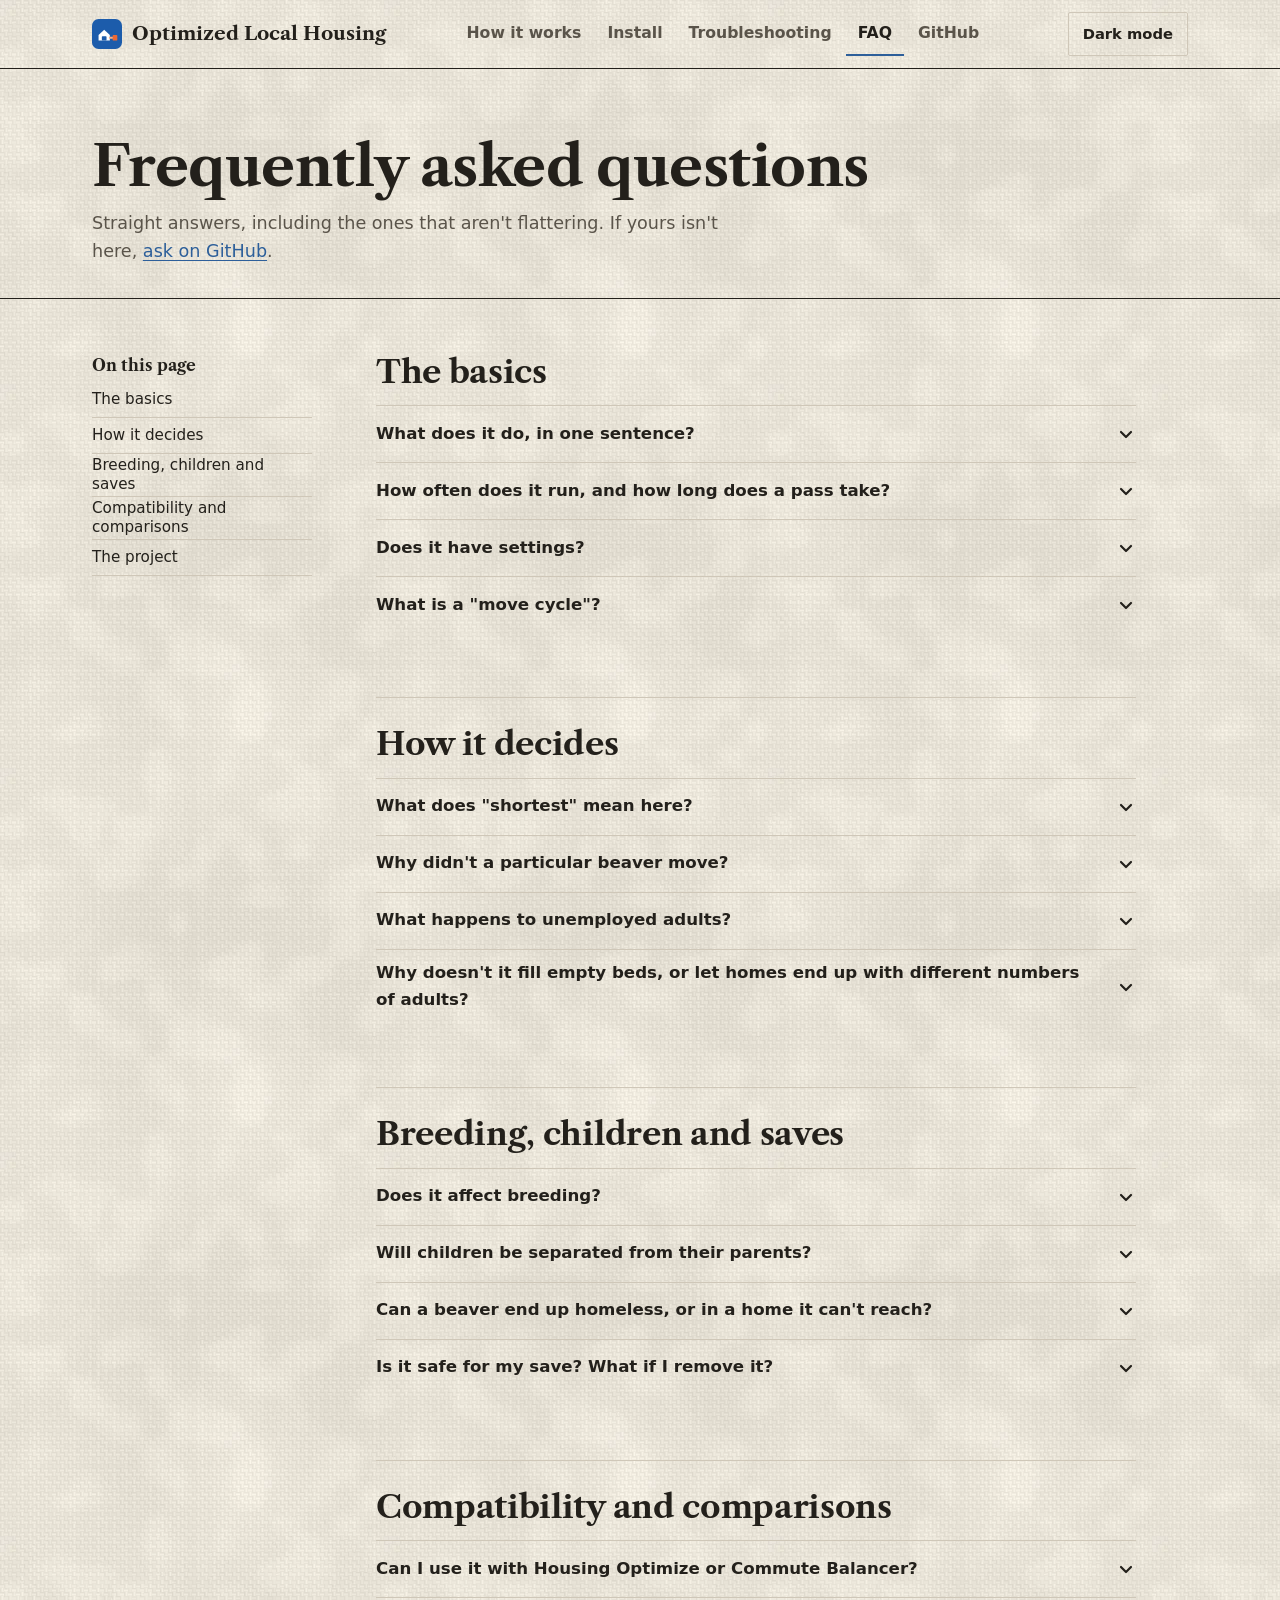
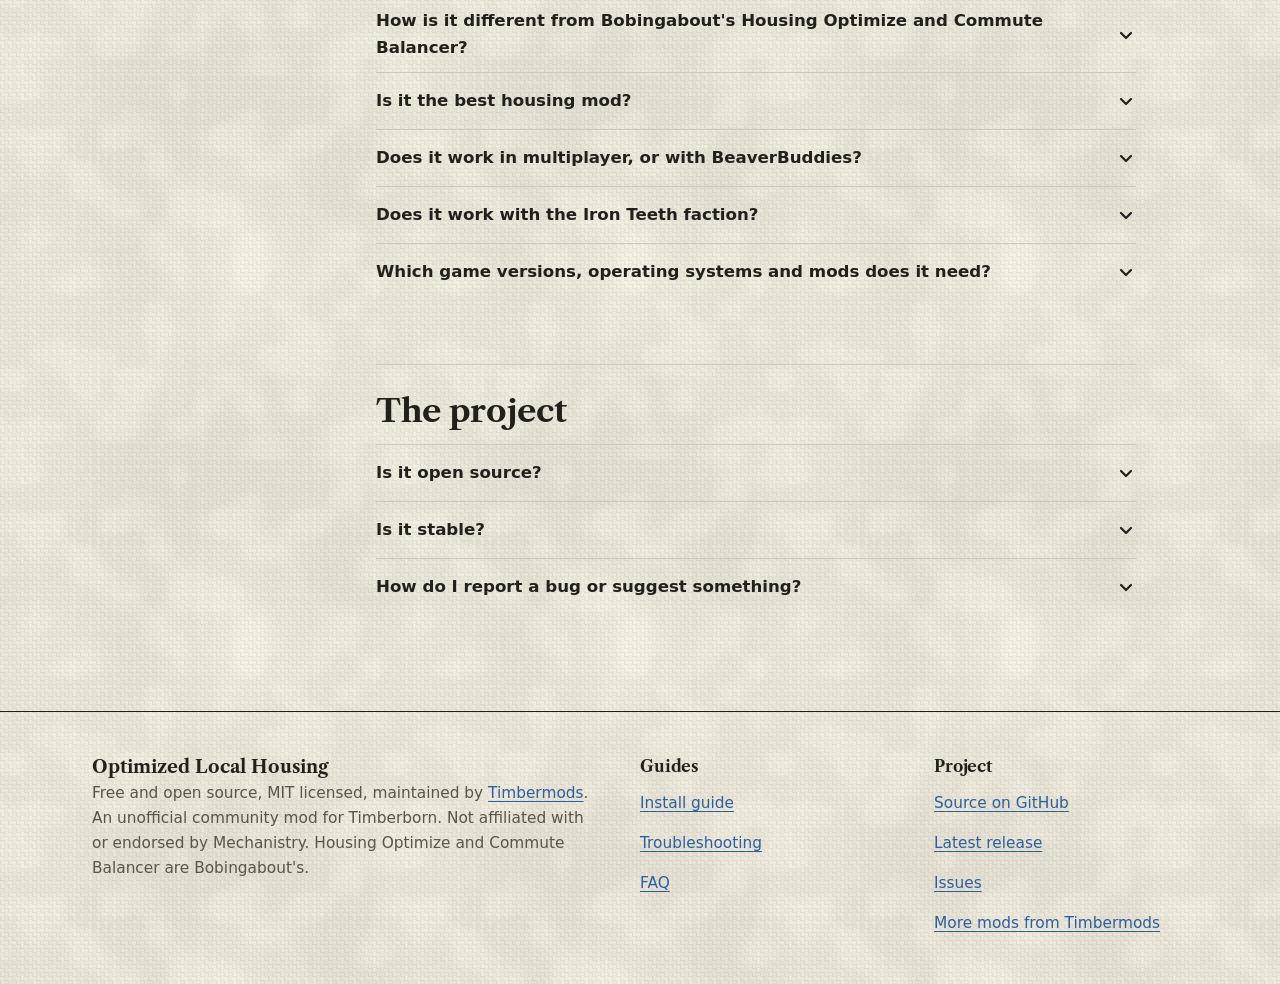
<file: docs/faq.html>
<!doctype html>
<html lang="en">
<head>
<meta charset="utf-8">
<meta name="viewport" content="width=device-width, initial-scale=1">
<title>FAQ: Optimized Local Housing</title>
<meta name="description" content="Frequently asked questions about the Optimized Local Housing Timberborn mod: how it works, breeding and children, how it compares to other housing mods, multiplayer, compatibility and settings.">
<meta name="theme-color" content="#e6e1d6">
<link rel="icon" href="favicon.svg" type="image/svg+xml">
<script>try{var t=localStorage.getItem('olh-theme');if(t)document.documentElement.setAttribute('data-theme',t)}catch(e){}</script>
<link rel="preload" href="fonts/libre-caslon-text-latin-700-normal.woff2" as="font" type="font/woff2" crossorigin>
<link rel="stylesheet" href="style.css">
</head>
<body>
<a class="skip" href="#main">Skip to content</a>
<header class="site-header">
  <div class="wrap masthead">
    <a class="brand" href="index.html"><img src="favicon.svg" alt="" width="30" height="30"> Optimized Local Housing</a>
    <nav class="nav" aria-label="Main">
      <a href="index.html#how">How it works</a>
      <a href="install.html">Install</a>
      <a href="troubleshooting.html">Troubleshooting</a>
      <a href="faq.html" aria-current="page">FAQ</a>
      <a href="https://github.com/timbermods/OptimizedLocalHousing">GitHub</a>
    </nav>
    <button class="theme-btn" id="theme-toggle" type="button">Dark mode</button>
  </div>
</header>

<main id="main">
<div class="page-head">
  <div class="wrap">
    <h1>Frequently asked questions</h1>
    <p class="lead">Straight answers, including the ones that aren't flattering. If yours isn't here, <a href="https://github.com/timbermods/OptimizedLocalHousing/issues/new">ask on GitHub</a>.</p>
  </div>
</div>
<div class="wrap doc-grid">
  <nav class="toc" aria-label="On this page">
    <p>On this page</p>
    <ul>
      <li><a href="#basics">The basics</a></li>
      <li><a href="#deciding">How it decides</a></li>
      <li><a href="#safety">Breeding, children and saves</a></li>
      <li><a href="#compat">Compatibility and comparisons</a></li>
      <li><a href="#project">The project</a></li>
    </ul>
  </nav>
  <div class="doc-body">
  <h2 class="first" id="basics">The basics</h2>

  <details class="q" id="what-does-it-do-in">
    <summary>What does it do, in one sentence?</summary>
    <div class="answer"><p>Once a day, it moves adult beavers between the existing beds so the colony's total walk to work is as short as possible.</p></div>
  </details>

  <details class="q" id="how-often-does-it-run">
    <summary>How often does it run, and how long does a pass take?</summary>
    <div class="answer">
      <p>The first pass starts as soon as the game runs on a save the mod hasn't seen. After that, a pass runs at the start of every in-game day. On a colony of a few hundred beavers, a pass takes about 150 to 200 ticks: roughly 90 seconds to two minutes at normal speed.</p>
      <p>Moves are applied when a pass ends, which can be at any time of day. Beavers walk to their new home the next time they go home.</p>
    </div>
  </details>

  <details class="q" id="does-it-have-settings">
    <summary>Does it have settings?</summary>
    <div class="answer" data-release-pinned="1.1.1"><p>No. There is no menu and nothing to set. The tuning constants are in the source for people who rebuild the mod; see <a href="https://github.com/timbermods/OptimizedLocalHousing/blob/main/DEVELOPING.md#tuning-constants">DEVELOPING.md</a>.</p></div>
  </details>

  <details class="q" id="what-is-a-move-cycle">
    <summary>What is a "move cycle"?</summary>
    <div class="answer"><p>A group of beavers who each take the next one's bed, like A→B→C→A. Every home in it keeps as many adults as it had. A cycle is applied all at once, or not at all if anything in it has changed; a two-beaver swap is the smallest.</p></div>
  </details>

  <h2 id="deciding">How it decides</h2>

  <details class="q" id="what-does-shortest-mean-here">
    <summary>What does "shortest" mean here?</summary>
    <div class="answer">
      <p>The game's own route cost from home to the beaver's assigned workplace, so stairs, platforms and ziplines count. Each workplace prices its 32 nearest homes in its district; farther ones are estimated. Every move is priced again with a fresh route before it happens.</p>
    </div>
  </details>

  <details class="q" id="why-didn-t-a-particular">
    <summary>Why didn't a particular beaver move?</summary>
    <div class="answer">
      <ul>
        <li>It is already in the best place the total allows. Someone else needed that bed more.</li>
        <li>Moving wouldn't be worth it. A rearrangement has to save at least one route-cost unit for each beaver it moves, so the colony doesn't churn.</li>
        <li>It has no job, so its commute isn't measured.</li>
        <li>Its home is paused, blocked, or switched off by automation. Those homes are skipped.</li>
        <li>It was skipped this time because something changed mid-pass, and it will be reconsidered tomorrow.</li>
      </ul>
    </div>
  </details>

  <details class="q" id="what-happens-to-unemployed-adults">
    <summary>What happens to unemployed adults?</summary>
    <div class="answer"><p>They don't care where they live, so they take whatever bed is left. An unemployed beaver may give up a home next to a workplace so a working beaver can have it.</p></div>
  </details>

  <details class="q" id="vacant">
    <summary>Why doesn't it fill empty beds, or let homes end up with different numbers of adults?</summary>
    <div class="answer">
      <p>We tested it, and it isn't worth it. On the real 266-beaver colony we replayed, letting homes change their number of adults shortened the average commute by only about 4% (24.0 to 23.1). But homes able to have a baby fell from 11 to 1, and keeping those baby beds free erased the gain.</p>
      <p>So every home keeps its adult count, and empty beds are left for the game and for babies. That was one colony with a straight-line stand-in for route cost, so others will differ.</p>
    </div>
  </details>

  <h2 id="safety">Breeding, children and saves</h2>

  <details class="q" id="breeding">
    <summary>Does it affect breeding?</summary>
    <div class="answer">
      <p>It's built not to. Every home keeps the same number of adults and children never move, so each home keeps the same free beds and the same chance of a birth. Only <em>which</em> adults live there changes.</p>
    </div>
  </details>

  <details class="q" id="will-children-be-separated-from">
    <summary>Will children be separated from their parents?</summary>
    <div class="answer"><p>Children never move, but the adults in their home may change, especially on the first pass. We haven't found any game mechanic that ties a child to specific adults, but we can't rule one out. If it matters to you, <a href="troubleshooting.html#families">try it on a copy first</a>.</p></div>
  </details>

  <details class="q" id="can-a-beaver-end-up">
    <summary>Can a beaver end up homeless, or in a home it can't reach?</summary>
    <div class="answer"><p>No beaver is made homeless. A beaver who can reach work is never moved to a home that can't, and one who can't is moved to a home that can, when a bed can be arranged. Every move is checked with a fresh route first, and a cycle the game refuses is rolled back.</p></div>
  </details>

  <details class="q" id="is-it-safe-for-my">
    <summary>Is it safe for my save? What if I remove it?</summary>
    <div class="answer"><p>The mod stores a little data in your save: up to about 100 KB on a colony of a few hundred beavers, more on larger ones. If you remove the mod, the data is ignored and beavers keep their homes. As with any mod, keep a backup of important saves.</p></div>
  </details>

  <h2 id="compat">Compatibility and comparisons</h2>

  <details class="q" id="conflicts">
    <summary>Can I use it with Housing Optimize or Commute Balancer?</summary>
    <div class="answer"><p>No. Two housing mods would keep undoing each other's moves. If either is enabled, Optimized Local Housing turns itself off and logs a warning, so pick one. See <a href="troubleshooting.html#disabled">Troubleshooting</a>.</p></div>
  </details>

  <details class="q" id="how-is-it-different-from">
    <summary>How is it different from Bobingabout's Housing Optimize and Commute Balancer?</summary>
    <div class="answer">
      <p>As their Workshop pages describe them:</p>
      <ul>
        <li><a href="https://steamcommunity.com/sharedfiles/filedetails/?id=3438044391">Housing Optimize</a> unassigns everyone at the start of each day and refills homes first-come-first-served, nearest first. Its author notes the result isn't guaranteed to be the best.</li>
        <li><a href="https://steamcommunity.com/sharedfiles/filedetails/?id=3663421750">Commute Balancer</a> works gradually over days. It moves a beaver to a closer empty home, or swaps when the benefit outweighs the other beaver's inconvenience.</li>
        <li><strong>Optimized Local Housing</strong> solves each district exactly, once a day, for the smallest total commute. Every home keeps its number of adults.</li>
      </ul>
      <p>Both have thousands of subscribers and far more real-world mileage; this one is newer. <a href="index.html#compare">The comparison on the home page</a> has one replay's numbers.</p>
    </div>
  </details>

  <details class="q" id="is-it-the-best-housing">
    <summary>Is it the best housing mod?</summary>
    <div class="answer">
      <p>We don't claim that. Solving exactly should give the shortest total commute of the approaches above, and the tests support that. But this mod has far less mileage than the established ones, and stability and disruption matter too.</p>
      <p>The fair test is to run each mod on a copy of the same save for a few in-game days, then compare the average commute. If you do, we'd like to hear the result.</p>
    </div>
  </details>

  <details class="q" id="does-it-work-in-multiplayer">
    <summary>Does it work in multiplayer, or with BeaverBuddies?</summary>
    <div class="answer"><p>It's designed for it: every player's game should make the same moves, even across a reload or a mid-pass join. Every player must install the same mod version and run the same game version.</p><p>One live hosted co-op session (about 11,000 ticks, 15 passes) showed no desync in the host's log. That session ran the code the stable release started from; this release hasn't been played live by two players yet, so treat it as encouraging rather than conclusive.</p></div>
  </details>

  <details class="q" id="does-it-work-with-the">
    <summary>Does it work with the Iron Teeth faction?</summary>
    <div class="answer"><p>It hasn't been tested. It was developed and replayed on a Folktails colony.</p></div>
  </details>

  <details class="q" id="which-game-versions-operating-systems">
    <summary>Which game versions, operating systems and mods does it need?</summary>
    <div class="answer">
      <ul>
        <li>Timberborn 1.1 (built against 1.1.2.4, minimum 1.1.0.0). A future update could break it.</li>
        <li>Checked on Windows only.</li>
        <li>No other mods are required. It doesn't need Harmony or Mod Settings.</li>
      </ul>
    </div>
  </details>

  <h2 id="project">The project</h2>

  <details class="q" id="is-it-open-source">
    <summary>Is it open source?</summary>
    <div class="answer"><p>Yes, under the MIT license. The source, tests and build steps are on <a href="https://github.com/timbermods/OptimizedLocalHousing">GitHub</a>.</p></div>
  </details>

  <details class="q" id="is-it-stable">
    <summary>Is it stable?</summary>
    <div class="answer" data-release-pinned="1.1.1"><p>Yes. The code the stable release started from ran 16 passes in a row in a live game, including a hosted co-op session, with no errors, warnings or rollbacks. This release's newer changes are covered by automated tests but haven't been played in a live game yet. See <a href="index.html#status">what is tested and what isn't</a>.</p></div>
  </details>

  <details class="q" id="how-do-i-report-a">
    <summary>How do I report a bug or suggest something?</summary>
    <div class="answer"><p>Open an issue on <a href="https://github.com/timbermods/OptimizedLocalHousing/issues/new">GitHub</a>. The <a href="troubleshooting.html#report">troubleshooting page</a> lists what to include.</p></div>
  </details>
  </div>
</div>
</main>

<footer class="site-footer">
  <div class="wrap foot">
    <div><strong>Optimized Local Housing</strong><p>Free and open source, MIT licensed, maintained by <a href="https://github.com/timbermods">Timbermods</a>. An unofficial community mod for Timberborn. Not affiliated with or endorsed by Mechanistry. Housing Optimize and Commute Balancer are Bobingabout's.</p></div>
    <div><h2>Guides</h2><ul><li><a href="install.html">Install guide</a></li><li><a href="troubleshooting.html">Troubleshooting</a></li><li><a href="faq.html">FAQ</a></li></ul></div>
    <div><h2>Project</h2><ul><li><a href="https://github.com/timbermods/OptimizedLocalHousing">Source on GitHub</a></li><li><a href="https://github.com/timbermods/OptimizedLocalHousing/releases/latest" data-release-href="notes">Latest release</a></li><li><a href="https://github.com/timbermods/OptimizedLocalHousing/issues">Issues</a></li><li><a href="https://timbermods.github.io/">More mods from Timbermods</a></li></ul></div>
  </div>
</footer>
<script src="site.js" defer></script>
<script src="release.js" defer data-repo="timbermods/OptimizedLocalHousing" data-asset="^OptimizedLocalHousing-v[\d.]+\.zip$"></script>
</body>
</html>
</file>
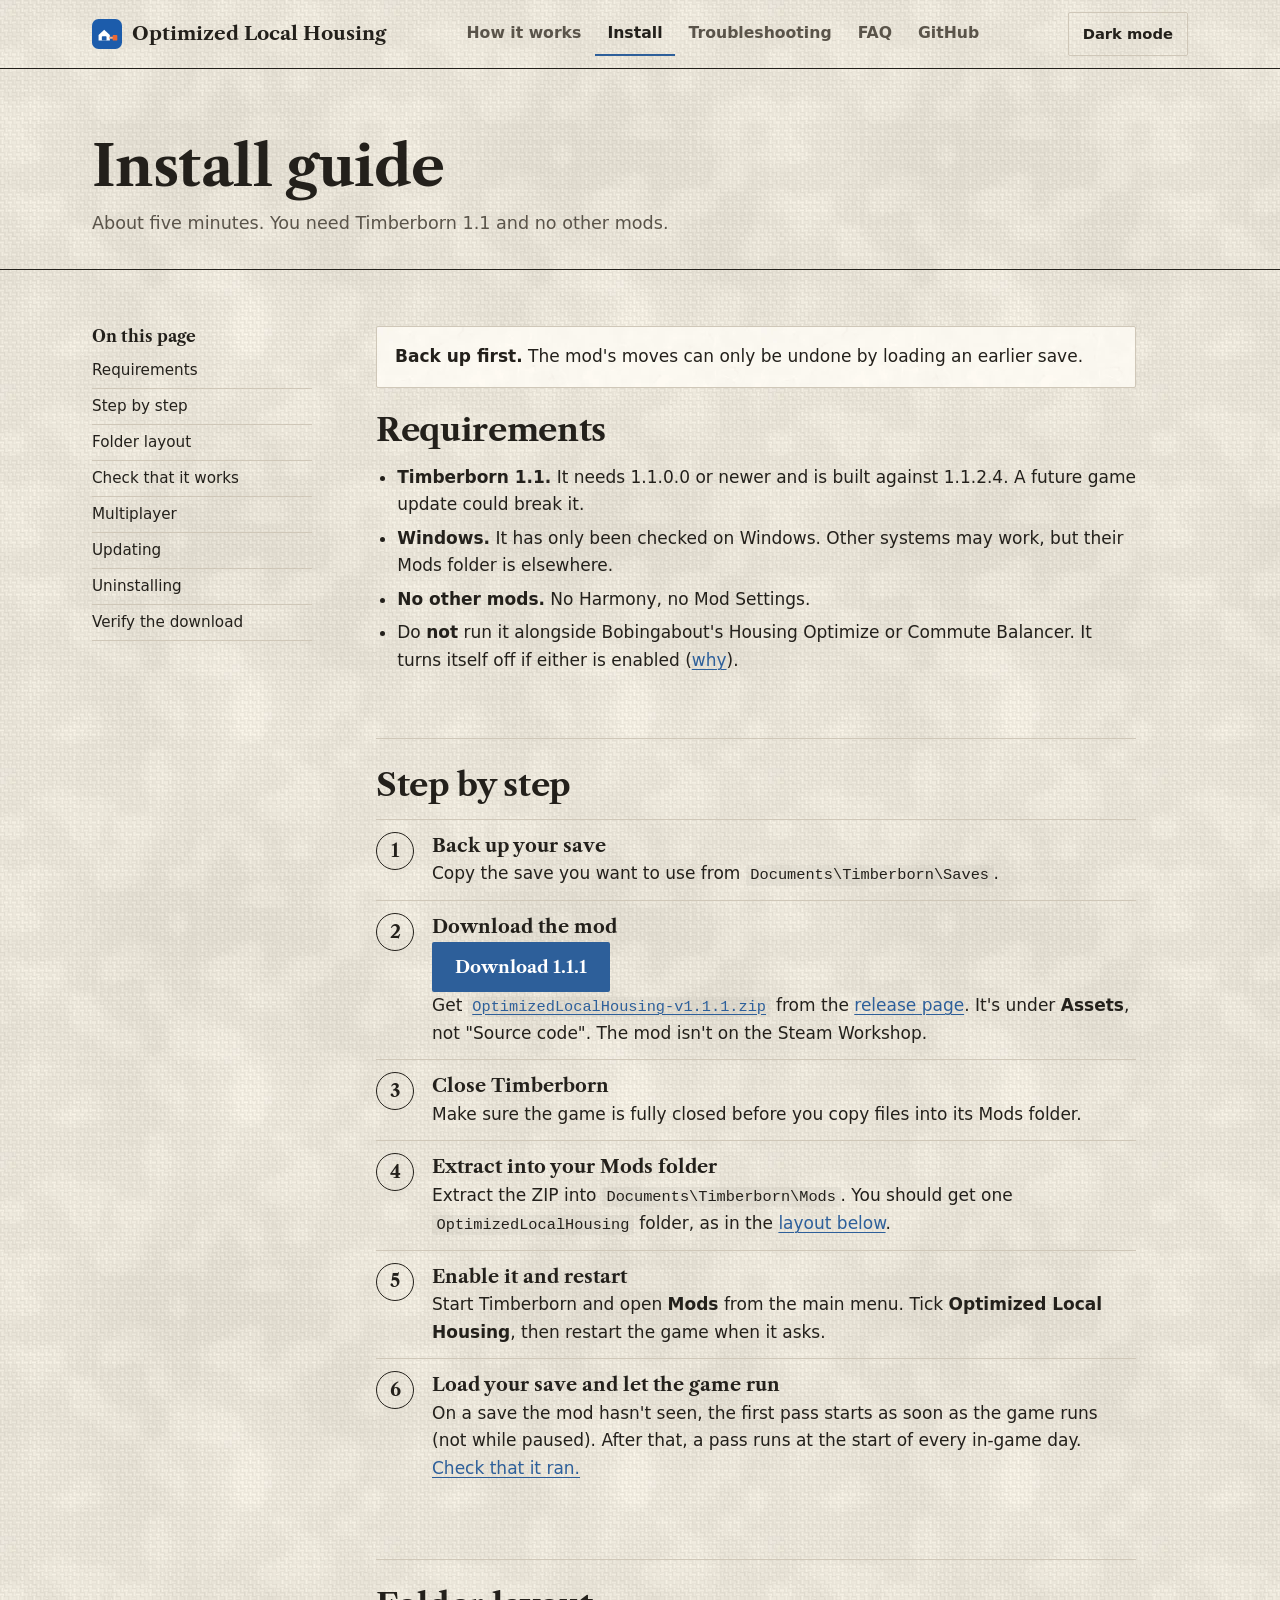
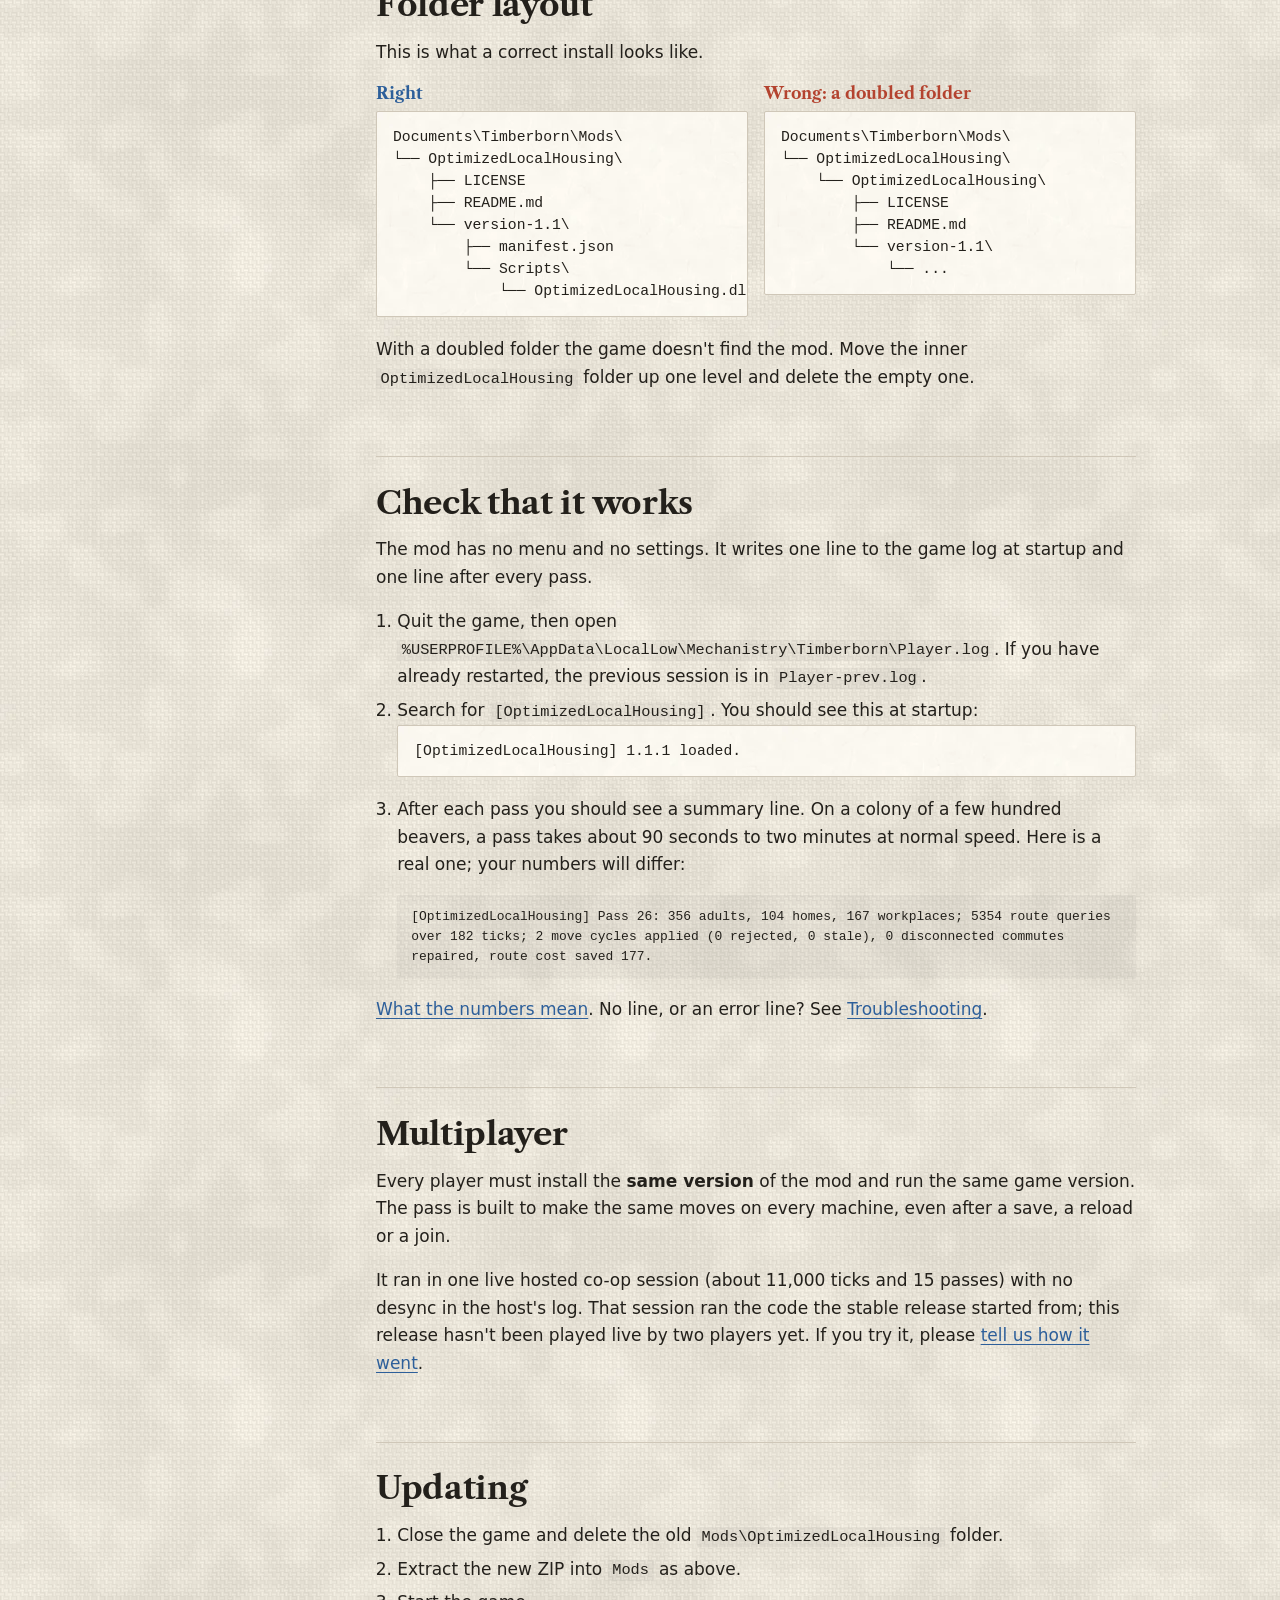
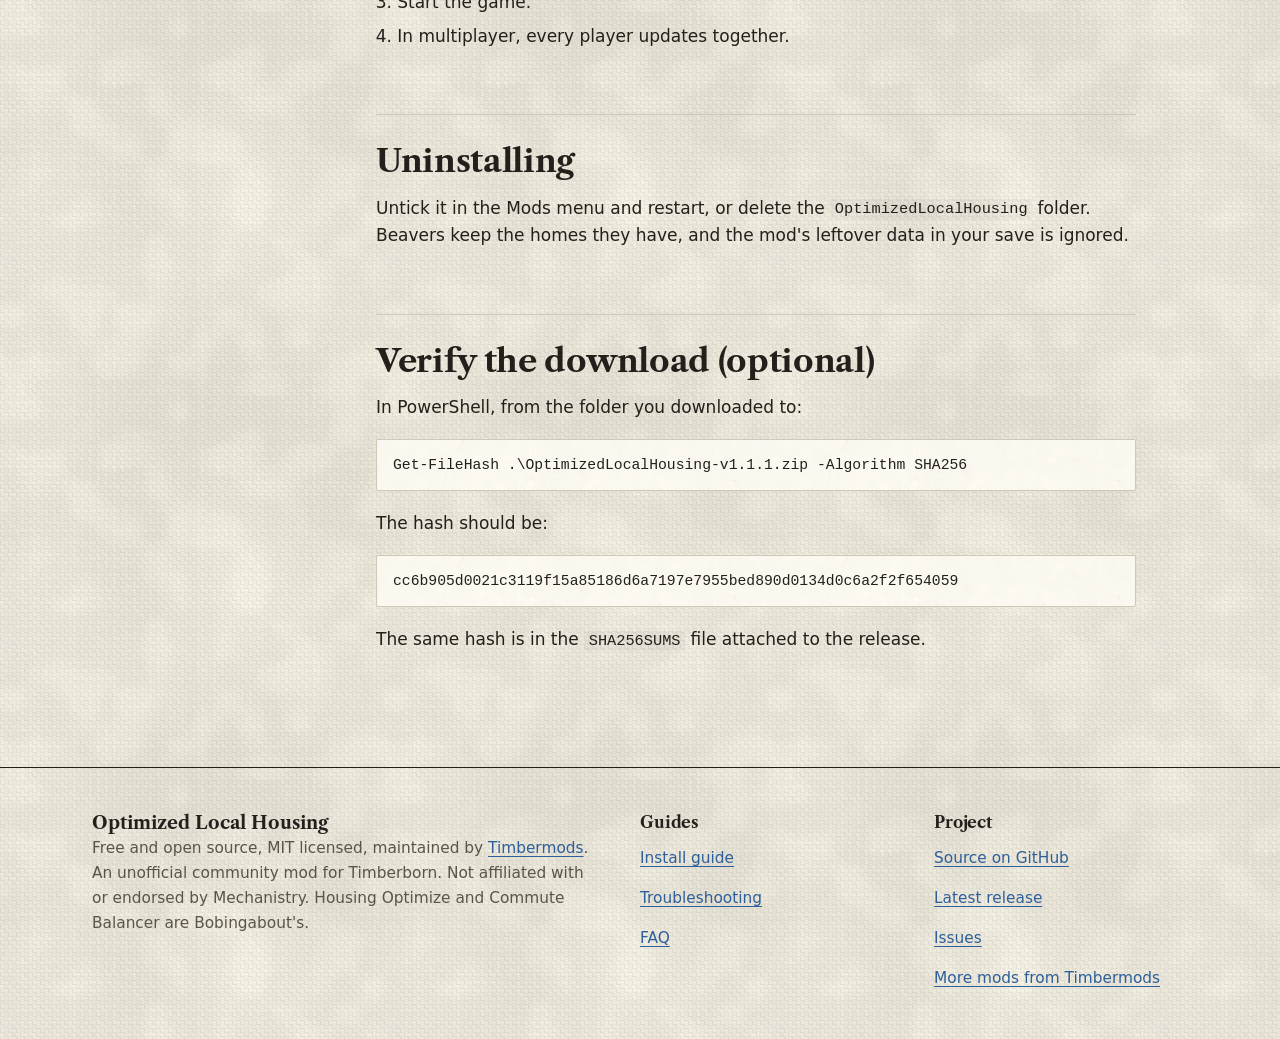
<file: docs/install.html>
<!doctype html>
<html lang="en">
<head>
<meta charset="utf-8">
<meta name="viewport" content="width=device-width, initial-scale=1">
<title>Install guide: Optimized Local Housing</title>
<meta name="description" content="Step-by-step install guide for the Optimized Local Housing Timberborn mod: download, folder layout, enabling the mod, checking that it works, multiplayer, updating and uninstalling.">
<meta name="theme-color" content="#e6e1d6">
<link rel="icon" href="favicon.svg" type="image/svg+xml">
<script>try{var t=localStorage.getItem('olh-theme');if(t)document.documentElement.setAttribute('data-theme',t)}catch(e){}</script>
<link rel="preload" href="fonts/libre-caslon-text-latin-700-normal.woff2" as="font" type="font/woff2" crossorigin>
<link rel="stylesheet" href="style.css">
</head>
<body>
<a class="skip" href="#main">Skip to content</a>
<header class="site-header">
  <div class="wrap masthead">
    <a class="brand" href="index.html"><img src="favicon.svg" alt="" width="30" height="30"> Optimized Local Housing</a>
    <nav class="nav" aria-label="Main">
      <a href="index.html#how">How it works</a>
      <a href="install.html" aria-current="page">Install</a>
      <a href="troubleshooting.html">Troubleshooting</a>
      <a href="faq.html">FAQ</a>
      <a href="https://github.com/timbermods/OptimizedLocalHousing">GitHub</a>
    </nav>
    <button class="theme-btn" id="theme-toggle" type="button">Dark mode</button>
  </div>
</header>

<main id="main">
<div class="page-head">
  <div class="wrap">
    <h1>Install guide</h1>
    <p class="lead">About five minutes. You need Timberborn 1.1 and no other mods.</p>
  </div>
</div>
<div class="wrap doc-grid">
  <nav class="toc" aria-label="On this page">
    <p>On this page</p>
    <ul>
      <li><a href="#requirements">Requirements</a></li>
      <li><a href="#steps">Step by step</a></li>
      <li><a href="#layout">Folder layout</a></li>
      <li><a href="#verify">Check that it works</a></li>
      <li><a href="#multiplayer">Multiplayer</a></li>
      <li><a href="#update">Updating</a></li>
      <li><a href="#uninstall">Uninstalling</a></li>
      <li><a href="#checksum">Verify the download</a></li>
    </ul>
  </nav>
  <div class="doc-body">
  <div class="notice stock" role="note">
    <p><strong>Back up first.</strong> The mod's moves can only be undone by loading an earlier save.</p>
  </div>


  <h2 class="first" id="requirements">Requirements</h2>
  <ul>
    <li><strong>Timberborn 1.1.</strong> It needs 1.1.0.0 or newer and is built against 1.1.2.4. A future game update could break it.</li>
    <li><strong>Windows.</strong> It has only been checked on Windows. Other systems may work, but their Mods folder is elsewhere.</li>
    <li><strong>No other mods.</strong> No Harmony, no Mod Settings.</li>
    <li>Do <strong>not</strong> run it alongside Bobingabout's Housing Optimize or Commute Balancer. It turns itself off if either is enabled (<a href="faq.html#conflicts">why</a>).</li>
  </ul>

  <h2 id="steps">Step by step</h2>
  <ol class="steps">
    <li><strong>Back up your save</strong><p>Copy the save you want to use from <code>Documents\Timberborn\Saves</code>.</p></li>
    <li><strong>Download the mod</strong><p><a class="btn btn-primary" href="https://github.com/timbermods/OptimizedLocalHousing/releases/latest" data-release-href="download"><span>Download <span data-release="version">1.1.1</span></span></a></p><p>Get <a href="https://github.com/timbermods/OptimizedLocalHousing/releases/latest" data-release-href="download"><code><span data-release="asset-name">OptimizedLocalHousing-v1.1.1.zip</span></code></a> from the <a href="https://github.com/timbermods/OptimizedLocalHousing/releases/latest" data-release-href="notes">release page</a>. It's under <strong>Assets</strong>, not "Source code". The mod isn't on the Steam Workshop.</p></li>
    <li><strong>Close Timberborn</strong><p>Make sure the game is fully closed before you copy files into its Mods folder.</p></li>
    <li><strong>Extract into your Mods folder</strong><p>Extract the ZIP into <code>Documents\Timberborn\Mods</code>. You should get one <code>OptimizedLocalHousing</code> folder, as in the <a href="#layout">layout below</a>.</p></li>
    <li><strong>Enable it and restart</strong><p>Start Timberborn and open <strong>Mods</strong> from the main menu. Tick <strong>Optimized Local Housing</strong>, then restart the game when it asks.</p></li>
    <li><strong>Load your save and let the game run</strong><p>On a save the mod hasn't seen, the first pass starts as soon as the game runs (not while paused). After that, a pass runs at the start of every in-game day. <a href="#verify">Check that it ran.</a></p></li>
  </ol>

  <h2 id="layout">Folder layout</h2>
  <p>This is what a correct install looks like.</p>
<div class="tree-pair">
    <figure class="right">
      <figcaption>Right</figcaption>
<pre class="tree"><code>Documents\Timberborn\Mods\
└── OptimizedLocalHousing\
    ├── LICENSE
    ├── README.md
    └── version-1.1\
        ├── manifest.json
        └── Scripts\
            └── OptimizedLocalHousing.dll</code></pre>
    </figure>
    <figure class="wrong">
      <figcaption>Wrong: a doubled folder</figcaption>
<pre class="tree"><code>Documents\Timberborn\Mods\
└── OptimizedLocalHousing\
    └── OptimizedLocalHousing\
        ├── LICENSE
        ├── README.md
        └── version-1.1\
            └── ...</code></pre>
    </figure>
  </div>
  <p>With a doubled folder the game doesn't find the mod. Move the inner <code>OptimizedLocalHousing</code> folder up one level and delete the empty one.</p>

  <h2 id="verify">Check that it works</h2>
  <p>The mod has no menu and no settings. It writes one line to the game log at startup and one line after every pass.</p>
  <ol>
    <li>Quit the game, then open <code>%USERPROFILE%\AppData\LocalLow\Mechanistry\Timberborn\Player.log</code>. If you have already restarted, the previous session is in <code>Player-prev.log</code>.</li>
    <li>Search for <code>[OptimizedLocalHousing]</code>. You should see this at startup:
<pre><code class="log-line">[OptimizedLocalHousing] <span data-release="version">1.1.1</span> loaded.</code></pre></li>
    <li>After each pass you should see a summary line. On a colony of a few hundred beavers, a pass takes about 90 seconds to two minutes at normal speed. Here is a real one; your numbers will differ:
<div class="passline">
          <code class="pl-raw">[OptimizedLocalHousing] Pass 26: 356 adults, 104 homes, 167 workplaces; 5354 route queries over 182 ticks; 2 move cycles applied (0 rejected, 0 stale), 0 disconnected commutes repaired, route cost saved 177.</code>
        </div></li>
  </ol>
  <p><a href="troubleshooting.html#zero">What the numbers mean</a>. No line, or an error line? See <a href="troubleshooting.html">Troubleshooting</a>.</p>

  <h2 id="multiplayer">Multiplayer</h2>
  <p>Every player must install the <strong>same version</strong> of the mod and run the same game version. The pass is built to make the same moves on every machine, even after a save, a reload or a join.</p>
  <p>It ran in one live hosted co-op session (about 11,000 ticks and 15 passes) with no desync in the host's log. That session ran the code the stable release started from; this release hasn't been played live by two players yet. If you try it, please <a href="https://github.com/timbermods/OptimizedLocalHousing/issues/new">tell us how it went</a>.</p>

  <h2 id="update">Updating</h2>
  <ol>
    <li>Close the game and delete the old <code>Mods\OptimizedLocalHousing</code> folder.</li>
    <li>Extract the new ZIP into <code>Mods</code> as above.</li>
    <li>Start the game.</li>
    <li>In multiplayer, every player updates together.</li>
  </ol>

  <h2 id="uninstall">Uninstalling</h2>
  <p>Untick it in the Mods menu and restart, or delete the <code>OptimizedLocalHousing</code> folder. Beavers keep the homes they have, and the mod's leftover data in your save is ignored.</p>

  <h2 id="checksum">Verify the download (optional)</h2>
  <p>In PowerShell, from the folder you downloaded to:</p>
<pre><code>Get-FileHash .\<span data-release="asset-name">OptimizedLocalHousing-v1.1.1.zip</span> -Algorithm SHA256</code></pre>
  <p>The hash should be:</p>
<pre><code><span data-release="sha256">cc6b905d0021c3119f15a85186d6a7197e7955bed890d0134d0c6a2f2f654059</span></code></pre>
  <p>The same hash is in the <code>SHA256SUMS</code> file attached to the release.</p>
  </div>
</div>
</main>

<footer class="site-footer">
  <div class="wrap foot">
    <div><strong>Optimized Local Housing</strong><p>Free and open source, MIT licensed, maintained by <a href="https://github.com/timbermods">Timbermods</a>. An unofficial community mod for Timberborn. Not affiliated with or endorsed by Mechanistry. Housing Optimize and Commute Balancer are Bobingabout's.</p></div>
    <div><h2>Guides</h2><ul><li><a href="install.html">Install guide</a></li><li><a href="troubleshooting.html">Troubleshooting</a></li><li><a href="faq.html">FAQ</a></li></ul></div>
    <div><h2>Project</h2><ul><li><a href="https://github.com/timbermods/OptimizedLocalHousing">Source on GitHub</a></li><li><a href="https://github.com/timbermods/OptimizedLocalHousing/releases/latest" data-release-href="notes">Latest release</a></li><li><a href="https://github.com/timbermods/OptimizedLocalHousing/issues">Issues</a></li><li><a href="https://timbermods.github.io/">More mods from Timbermods</a></li></ul></div>
  </div>
</footer>
<script src="site.js" defer></script>
<script src="release.js" defer data-repo="timbermods/OptimizedLocalHousing" data-asset="^OptimizedLocalHousing-v[\d.]+\.zip$"></script>
</body>
</html>
</file>
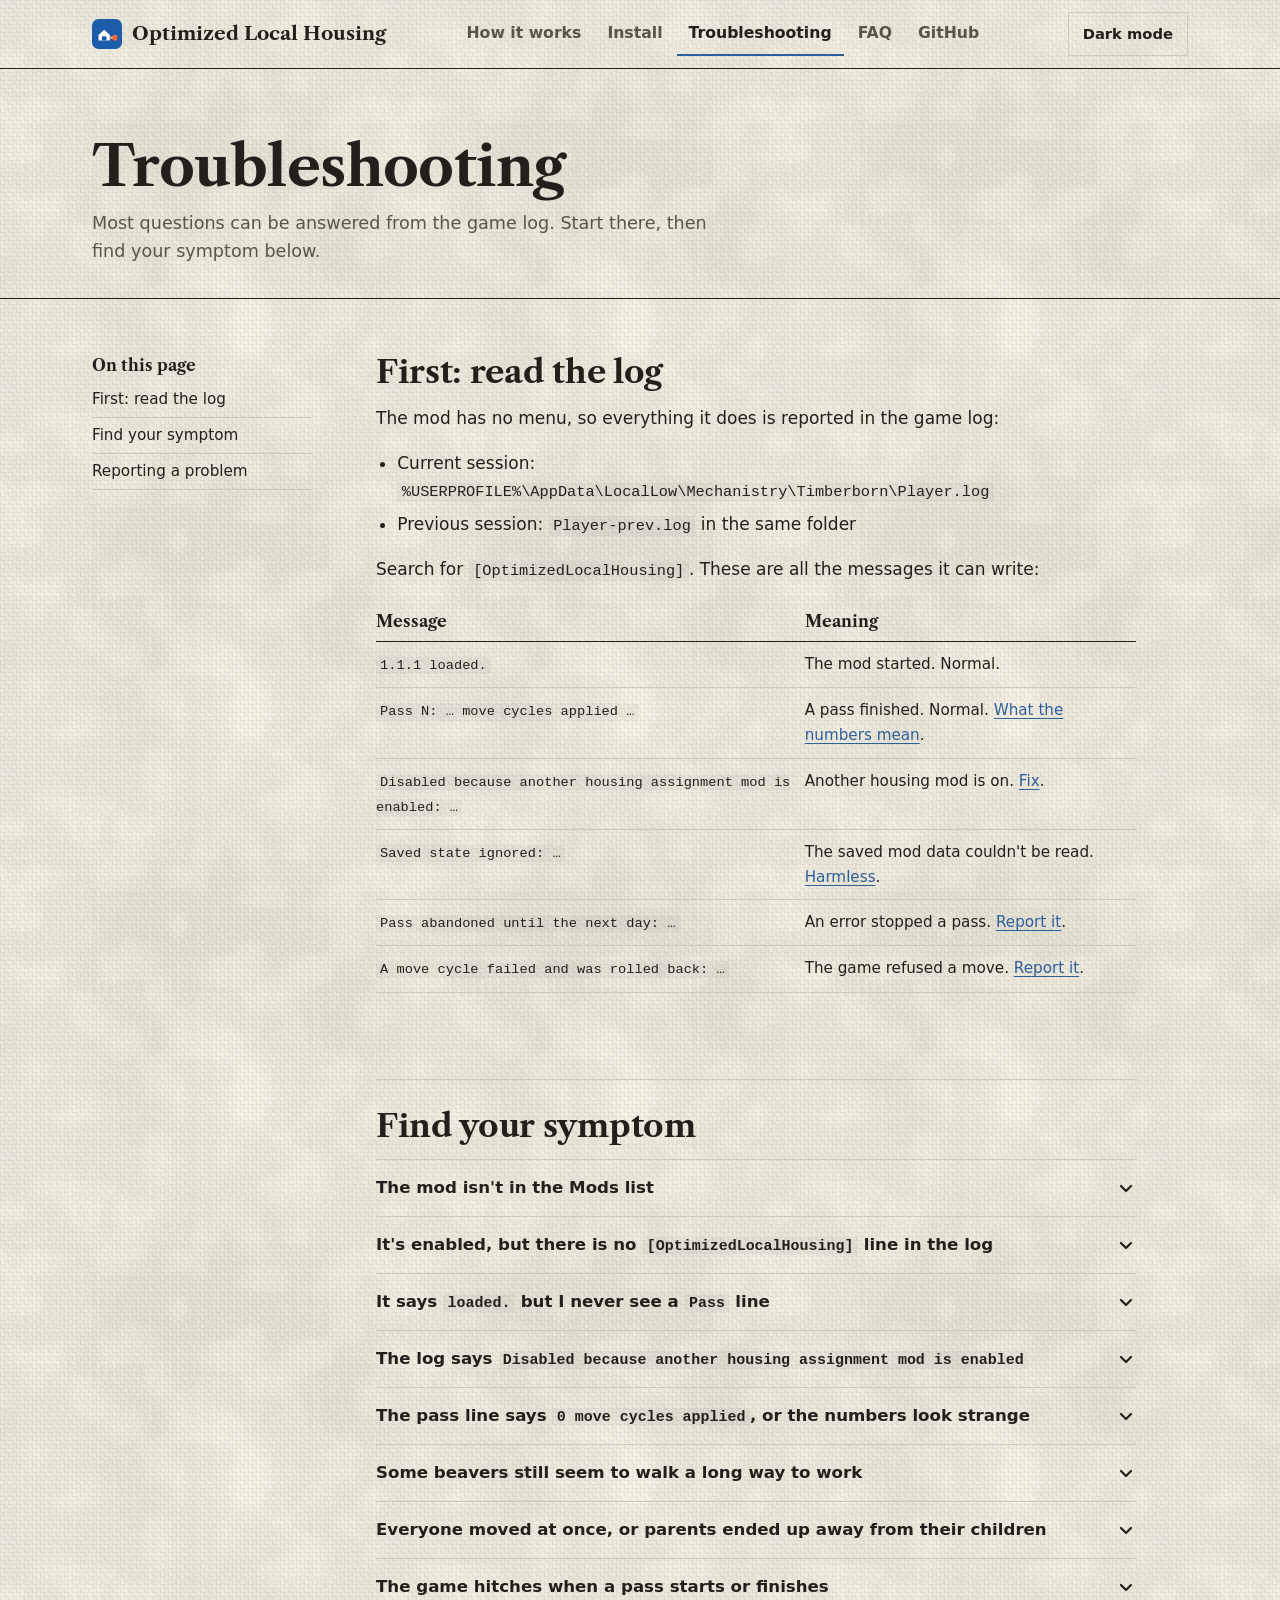
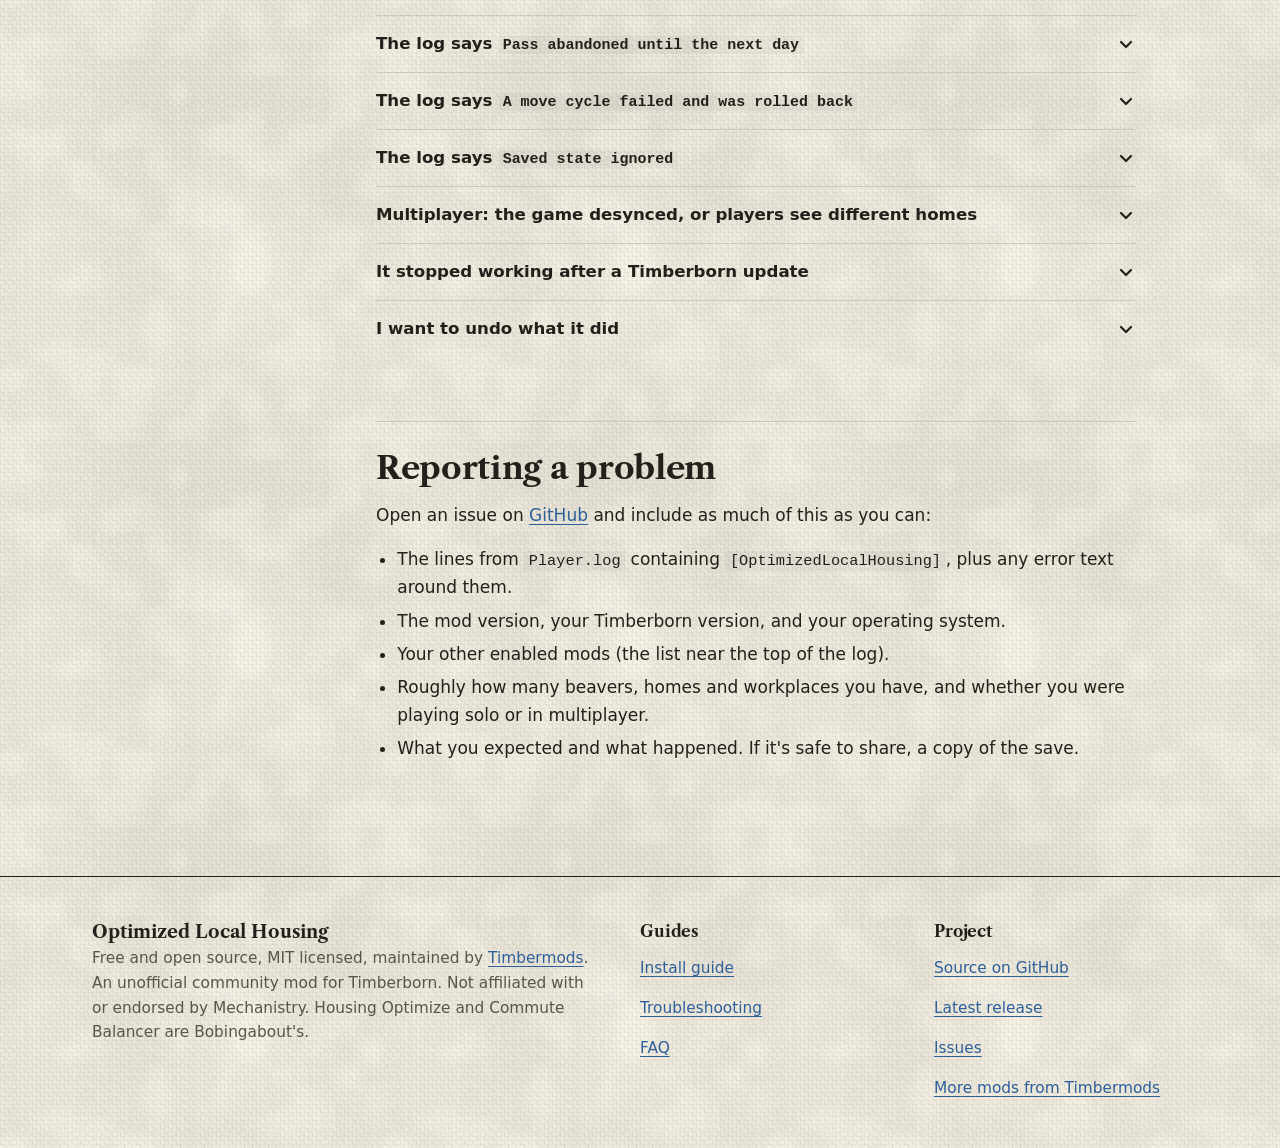
<file: docs/troubleshooting.html>
<!doctype html>
<html lang="en">
<head>
<meta charset="utf-8">
<meta name="viewport" content="width=device-width, initial-scale=1">
<title>Troubleshooting: Optimized Local Housing</title>
<meta name="description" content="Fixes for common Optimized Local Housing problems in Timberborn: the mod not appearing, no log lines, no beavers moving, disabled by another mod, stutters, multiplayer desyncs, and how to report a bug.">
<meta name="theme-color" content="#e6e1d6">
<link rel="icon" href="favicon.svg" type="image/svg+xml">
<script>try{var t=localStorage.getItem('olh-theme');if(t)document.documentElement.setAttribute('data-theme',t)}catch(e){}</script>
<link rel="preload" href="fonts/libre-caslon-text-latin-700-normal.woff2" as="font" type="font/woff2" crossorigin>
<link rel="stylesheet" href="style.css">
</head>
<body>
<a class="skip" href="#main">Skip to content</a>
<header class="site-header">
  <div class="wrap masthead">
    <a class="brand" href="index.html"><img src="favicon.svg" alt="" width="30" height="30"> Optimized Local Housing</a>
    <nav class="nav" aria-label="Main">
      <a href="index.html#how">How it works</a>
      <a href="install.html">Install</a>
      <a href="troubleshooting.html" aria-current="page">Troubleshooting</a>
      <a href="faq.html">FAQ</a>
      <a href="https://github.com/timbermods/OptimizedLocalHousing">GitHub</a>
    </nav>
    <button class="theme-btn" id="theme-toggle" type="button">Dark mode</button>
  </div>
</header>

<main id="main">
<div class="page-head">
  <div class="wrap">
    <h1>Troubleshooting</h1>
    <p class="lead">Most questions can be answered from the game log. Start there, then find your symptom below.</p>
  </div>
</div>
<div class="wrap doc-grid">
  <nav class="toc" aria-label="On this page">
    <p>On this page</p>
    <ul>
      <li><a href="#log">First: read the log</a></li>
      <li><a href="#symptoms">Find your symptom</a></li>
      <li><a href="#report">Reporting a problem</a></li>
    </ul>
  </nav>
  <div class="doc-body">
  <h2 class="first" id="log">First: read the log</h2>
  <p>The mod has no menu, so everything it does is reported in the game log:</p>
  <ul>
    <li>Current session: <code>%USERPROFILE%\AppData\LocalLow\Mechanistry\Timberborn\Player.log</code></li>
    <li>Previous session: <code>Player-prev.log</code> in the same folder</li>
  </ul>
  <p>Search for <code>[OptimizedLocalHousing]</code>. These are all the messages it can write:</p>
  <div class="table-scroll"><table>
    <thead><tr><th>Message</th><th>Meaning</th></tr></thead>
    <tbody>
      <tr><td><code><span data-release="version">1.1.1</span> loaded.</code></td><td>The mod started. Normal.</td></tr>
      <tr><td><code>Pass N: … move cycles applied …</code></td><td>A pass finished. Normal. <a href="#zero">What the numbers mean</a>.</td></tr>
      <tr><td><code>Disabled because another housing assignment mod is enabled: …</code></td><td>Another housing mod is on. <a href="#disabled">Fix</a>.</td></tr>
      <tr><td><code>Saved state ignored: …</code></td><td>The saved mod data couldn't be read. <a href="#state">Harmless</a>.</td></tr>
      <tr><td><code>Pass abandoned until the next day: …</code></td><td>An error stopped a pass. <a href="#abandoned">Report it</a>.</td></tr>
      <tr><td><code>A move cycle failed and was rolled back: …</code></td><td>The game refused a move. <a href="#rollback">Report it</a>.</td></tr>
    </tbody>
  </table></div>

  <h2 id="symptoms">Find your symptom</h2>

  <details class="q" id="not-listed">
    <summary>The mod isn't in the Mods list</summary>
    <div class="answer">
      <ol>
        <li><strong>Check the folder depth.</strong> The game needs <code>Mods\OptimizedLocalHousing\version-1.1\manifest.json</code>. A doubled <code>OptimizedLocalHousing\OptimizedLocalHousing</code> folder is the usual mistake; see the <a href="install.html#layout">folder layout</a>.</li>
        <li><strong>Check the Mods folder.</strong> It must be the one your other mods are in, normally <code>Documents\Timberborn\Mods</code>.</li>
        <li><strong>Check the game version.</strong> The mod needs Timberborn 1.1 or newer.</li>
        <li>Fully quit and restart the game.</li>
      </ol>
    </div>
  </details>

  <details class="q" id="no-log">
    <summary><span>It's enabled, but there is no <code>[OptimizedLocalHousing]</code> line in the log</span></summary>
    <div class="answer">
      <ol>
        <li>Make sure you're reading the right session. The log is overwritten at each launch; the previous one is <code>Player-prev.log</code>.</li>
        <li>Find the mod list near the top of the log. <code>Optimized Local Housing (<span data-release="tag">v1.1.1</span>)</code> should be in it. If it isn't, enable the mod and restart.</li>
        <li>If it's listed but there's no <code>loaded.</code> line, look further down for an error loading the mod's DLL, and <a href="#report">report it</a> with that log.</li>
      </ol>
    </div>
  </details>

  <details class="q" id="no-pass">
    <summary><span>It says <code>loaded.</code> but I never see a <code>Pass</code> line</span></summary>
    <div class="answer">
      <ol>
        <li><strong>Unpause and let the game run.</strong> A pass takes about 150 to 200 ticks on a colony of a few hundred beavers: roughly 90 seconds to two minutes at normal speed.</li>
        <li><strong>Don't quit too early.</strong> The line is written when the pass <em>ends</em>.</li>
        <li><strong>Wait for the next day</strong> on a save the mod has seen before. Only a save it hasn't seen starts a pass straight away.</li>
        <li>Look for <a href="#disabled">"Disabled because…"</a> or <a href="#abandoned">"Pass abandoned…"</a> in the log.</li>
      </ol>
    </div>
  </details>

  <details class="q" id="disabled">
    <summary><span>The log says <code>Disabled because another housing assignment mod is enabled</code></span></summary>
    <div class="answer">
      <p>Disable the other housing mod in the Mods menu and restart. Two housing mods would keep undoing each other's moves. The message ends with the ID of the mod it found:</p>
      <ul>
        <li><code>BobHousingOptimize</code> (Bobingabout's Housing Optimize)</li>
        <li><code>BobCommuteBalancer</code> (Bobingabout's Commute Balancer)</li>
        <li><code>housingoptimize</code> (a mod.io listing of Housing Optimize)</li>
      </ul>
    </div>
  </details>

  <details class="q" id="zero">
    <summary><span>The pass line says <code>0 move cycles applied</code>, or the numbers look strange</span></summary>
    <div class="answer">
      <p>Reading the line: <code>Pass 34: 345 adults, 104 homes, 167 workplaces; 5394 route queries over 183 ticks; 4 move cycles applied (1 rejected, 2 stale), 0 disconnected commutes repaired, route cost saved 717.</code></p>
      <ul>
        <li><strong>adults / homes / workplaces:</strong> how many the pass considered.</li>
        <li><strong>move cycles applied:</strong> groups of beavers who swapped beds. Zero is normal once the colony is as good as it can be.</li>
        <li><strong>rejected:</strong> cycles the fresh route check threw away, because a beaver would lose its route to work or the cycle saved too little. The costs it found are remembered, so the same cycle isn't proposed every day.</li>
        <li><strong>stale:</strong> cycles skipped because something changed during the pass: a beaver's home or job, a death, or a home that could no longer take them. Small numbers are normal; those beavers are reconsidered the next day.</li>
        <li><strong>disconnected commutes repaired:</strong> beavers who couldn't reach work from their old home and can from the new one.</li>
        <li><strong>route cost saved:</strong> how much shorter the movers' walks got in total. Repaired commutes aren't counted, since they had no route before.</li>
      </ul>
      <p>Zeros on a colony that clearly needs help usually mean the beavers aren't eligible. They have no job, or their homes are paused, blocked or switched off by automation, and those are left alone by design.</p>
    </div>
  </details>

  <details class="q" id="still-far">
    <summary>Some beavers still seem to walk a long way to work</summary>
    <div class="answer">
      <ul>
        <li><strong>Beds are limited.</strong> The mod minimizes the <em>total</em>. Someone has to live farther away, and it may be the beaver you're watching.</li>
        <li><strong>Route cost isn't distance.</strong> Stairs and ziplines can make a home that looks close costly, or a far one cheap.</li>
        <li><strong>Commute means home to assigned workplace.</strong> Trips to haul goods or visit other buildings don't count.</li>
        <li><strong>Timing.</strong> New jobs, new homes and births show up in the next pass.</li>
        <li><strong>Empty beds aren't used.</strong> They're left for the game and for babies (<a href="faq.html#vacant">why</a>).</li>
        <li><strong>Only nearby homes are priced.</strong> Each workplace checks its 32 nearest homes; farther ones are estimated. A far home made cheap by a zipline could be missed.</li>
      </ul>
    </div>
  </details>

  <details class="q" id="families">
    <summary>Everyone moved at once, or parents ended up away from their children</summary>
    <div class="answer">
      <p>That's expected on the first pass of a badly housed colony. Children never move, so a child may end up living with different adults; breeding is untouched. Later passes move only a few beavers.</p>
      <p>If you dislike the result, load your backup and remove the mod.</p>
    </div>
  </details>

  <details class="q" id="stutter">
    <summary>The game hitches when a pass starts or finishes</summary>
    <div class="answer">
      <p>Most of a pass is spread over many ticks, but two moments happen in a single tick: taking the snapshot when a pass starts, and applying the moves when it ends. On a large colony either could cause a brief blip.</p>
      <p>Frame-time impact hasn't been measured. If you see a real stutter, <a href="#report">report it</a> with your colony size and the pass line; until it's fixed, you can disable the mod.</p>
    </div>
  </details>

  <details class="q" id="abandoned">
    <summary><span>The log says <code>Pass abandoned until the next day</code></span></summary>
    <div class="answer">
      <p>An error stopped the pass. No beaver is left half-moved, the game keeps running, and the mod tries again the next day. It's a bug: copy the full message and <a href="#report">report it</a>.</p>
    </div>
  </details>

  <details class="q" id="rollback">
    <summary><span>The log says <code>A move cycle failed and was rolled back</code></span></summary>
    <div class="answer">
      <p>The game refused one of the moves in a cycle, so every beaver in it went back to its old home. Nothing is lost. If it keeps happening, <a href="#report">report it</a> with the message.</p>
    </div>
  </details>

  <details class="q" id="state">
    <summary><span>The log says <code>Saved state ignored</code></span></summary>
    <div class="answer">
      <p>The mod couldn't read its own data from the save. It starts fresh, at no cost to your colony.</p>
    </div>
  </details>

  <details class="q" id="multiplayer">
    <summary>Multiplayer: the game desynced, or players see different homes</summary>
    <div class="answer">
      <ol>
        <li><strong>Check that every player has the same mod version and game version.</strong> If only some players have the mod, or versions differ, the games will disagree about where beavers live.</li>
        <li>Restart the session from the host's save.</li>
        <li>If it happens again, <a href="#report">report it</a> with every player's <code>Player.log</code>, and say when it happened relative to a <code>Pass</code> line.</li>
      </ol>
      <p>One live co-op session, on the code the stable release started from, showed no desync. This release hasn't been played live by two players yet, so a report helps.</p>
    </div>
  </details>

  <details class="q" id="update">
    <summary>It stopped working after a Timberborn update</summary>
    <div class="answer">
      <p>The mod is built against Timberborn 1.1.2.4, and a game update can change the parts it relies on.</p>
      <ol>
        <li>Look in the log for an error mentioning <code>OptimizedLocalHousing</code>.</li>
        <li>Disable the mod until a matching release is out.</li>
        <li>Check the <a href="https://github.com/timbermods/OptimizedLocalHousing/releases">releases page</a>.</li>
      </ol>
    </div>
  </details>

  <details class="q" id="undo">
    <summary>I want to undo what it did</summary>
    <div class="answer">
      <p>Load a save from before you installed it. Disabling the mod stops further moves, but doesn't move anyone back.</p>
    </div>
  </details>

  <h2 id="report">Reporting a problem</h2>
  <p>Open an issue on <a href="https://github.com/timbermods/OptimizedLocalHousing/issues/new">GitHub</a> and include as much of this as you can:</p>
  <ul>
    <li>The lines from <code>Player.log</code> containing <code>[OptimizedLocalHousing]</code>, plus any error text around them.</li>
    <li>The mod version, your Timberborn version, and your operating system.</li>
    <li>Your other enabled mods (the list near the top of the log).</li>
    <li>Roughly how many beavers, homes and workplaces you have, and whether you were playing solo or in multiplayer.</li>
    <li>What you expected and what happened. If it's safe to share, a copy of the save.</li>
  </ul>
  </div>
</div>
</main>

<footer class="site-footer">
  <div class="wrap foot">
    <div><strong>Optimized Local Housing</strong><p>Free and open source, MIT licensed, maintained by <a href="https://github.com/timbermods">Timbermods</a>. An unofficial community mod for Timberborn. Not affiliated with or endorsed by Mechanistry. Housing Optimize and Commute Balancer are Bobingabout's.</p></div>
    <div><h2>Guides</h2><ul><li><a href="install.html">Install guide</a></li><li><a href="troubleshooting.html">Troubleshooting</a></li><li><a href="faq.html">FAQ</a></li></ul></div>
    <div><h2>Project</h2><ul><li><a href="https://github.com/timbermods/OptimizedLocalHousing">Source on GitHub</a></li><li><a href="https://github.com/timbermods/OptimizedLocalHousing/releases/latest" data-release-href="notes">Latest release</a></li><li><a href="https://github.com/timbermods/OptimizedLocalHousing/issues">Issues</a></li><li><a href="https://timbermods.github.io/">More mods from Timbermods</a></li></ul></div>
  </div>
</footer>
<script src="site.js" defer></script>
<script src="release.js" defer data-repo="timbermods/OptimizedLocalHousing" data-asset="^OptimizedLocalHousing-v[\d.]+\.zip$"></script>
</body>
</html>
</file>
<file: docs/style.css>
/*
 * Optimized Local Housing: the project site. The host's seating chart: every table keeps its seats, the kits are never
 * moved, and the planner moves place cards round in cycles until the whole hall walks the least. A linen planner's
 * board, card stock pinned to it, drafting blue for the plan as arranged and madder red for the plan as it was.
 * Textures are produced by textures/make_textures.py. Libre Caslon Text is self-hosted (fonts/, OFL): the face of printed invitations and place cards.
 */

@font-face { font-family: "Libre Caslon Text"; font-style: normal; font-weight: 700; font-display: swap; src: url("fonts/libre-caslon-text-latin-700-normal.woff2") format("woff2"); }
@font-face { font-family: "Libre Caslon Text"; font-style: italic; font-weight: 400; font-display: swap; src: url("fonts/libre-caslon-text-latin-400-italic.woff2") format("woff2"); }

:root {
  color-scheme: light;
  --ground: #e6e1d6;
  --ground-tex: url("textures/board-light.webp");
  --card: #fbf8f1;
  --card-tex: url("textures/card-light.webp");
  --ink: #23201b;
  --muted: #5a544a;
  --rule: #cfc7b8;
  --rule-strong: #23201b;
  --band: rgba(35, 32, 27, .04);
  --blue: #2d5f9a;
  --blue-hover: #1f4677;
  --madder: #b4432f;
  --link: #2d5f9a;
  --btn-ink: #fff;
  --focus: #2d5f9a;
  --pin: #b4432f;
  --card-back: #ebe4d4;
  --w-L: #8a5a2b;
  --w-F: #5b7a24;
  --w-W: #2a7390;
  --display: "Libre Caslon Text", Georgia, "Times New Roman", serif;
  --font: system-ui, -apple-system, "Segoe UI", Roboto, "Helvetica Neue", Arial, sans-serif;
  --mono: ui-monospace, "Cascadia Mono", "SFMono-Regular", Consolas, "Liberation Mono", monospace;
  --wrap: 1160px;
  --gutter: clamp(16px, 4vw, 32px);
}
@media (prefers-color-scheme: dark) {
  :root:not([data-theme="light"]) {
    color-scheme: dark;
    --ground: #1b1d21;
    --ground-tex: url("textures/board-dark.webp");
    --card: #26292e;
    --card-tex: url("textures/card-dark.webp");
    --ink: #ece6da;
    --muted: #b3ab9e;
    --rule: #3b3f46;
    --rule-strong: #ece6da;
    --band: rgba(236, 230, 218, .035);
    --blue: #8fb6e8;
    --blue-hover: #b3cdf0;
    --madder: #e98a74;
    --link: #8fb6e8;
    --btn-ink: #10192a;
    --focus: #8fb6e8;
    --pin: #e98a74;
    --card-back: #1f2226;
    --w-L: #d19a63;
    --w-F: #a3c46a;
    --w-W: #74bdd8;
  }
}
:root[data-theme="dark"] {
  color-scheme: dark;
  --ground: #1b1d21;
  --ground-tex: url("textures/board-dark.webp");
  --card: #26292e;
  --card-tex: url("textures/card-dark.webp");
  --ink: #ece6da;
  --muted: #b3ab9e;
  --rule: #3b3f46;
  --rule-strong: #ece6da;
  --band: rgba(236, 230, 218, .035);
  --blue: #8fb6e8;
  --blue-hover: #b3cdf0;
  --madder: #e98a74;
  --link: #8fb6e8;
  --btn-ink: #10192a;
  --focus: #8fb6e8;
  --pin: #e98a74;
  --card-back: #1f2226;
  --w-L: #d19a63;
  --w-F: #a3c46a;
  --w-W: #74bdd8;
}

/* ---------- base ---------- */
*, *::before, *::after { box-sizing: border-box; }
html { -webkit-text-size-adjust: 100%; scroll-padding-top: 24px; }
body { margin: 0; background: var(--ground) var(--ground-tex); color: var(--ink); font: 400 1.0625rem/1.62 var(--font); overflow-wrap: break-word; }
::selection { background: var(--blue); color: var(--btn-ink); }
img, svg { max-width: 100%; }
[hidden] { display: none !important; }
a { color: var(--link); text-decoration-thickness: 1px; text-underline-offset: 3px; }
a:hover { color: var(--blue-hover); text-decoration-thickness: 2px; }
:focus-visible { outline: 3px solid var(--focus); outline-offset: 3px; border-radius: 2px; }
h1, h2, h3 { font-family: var(--display); font-weight: 700; line-height: 1.08; letter-spacing: -.01em; margin: 0 0 .45em; text-wrap: balance; }
h1 { font-size: clamp(2.5rem, 5.6vw, 4.1rem); }
h2 { font-size: clamp(1.8rem, 3.5vw, 2.55rem); }
h3 { font-size: 1.28rem; font-weight: 700; line-height: 1.2; }
p { margin: 0 0 1em; }
ul, ol { margin: 0 0 1em; padding-left: 1.25em; }
li { margin-bottom: .35em; }
code, pre, kbd { font-family: var(--mono); font-size: .9em; }
code { background: var(--band); padding: .08em .3em; border-radius: 2px; }
strong, b { font-weight: 650; }
table { border-collapse: collapse; width: 100%; font-variant-numeric: tabular-nums; }
.sr-only { position: absolute; width: 1px; height: 1px; padding: 0; margin: -1px; overflow: hidden; clip: rect(0 0 0 0); white-space: nowrap; border: 0; }
.wrap { max-width: var(--wrap); margin: 0 auto; padding-left: var(--gutter); padding-right: var(--gutter); }
.skip { position: absolute; left: 12px; top: -60px; z-index: 100; background: var(--blue); color: var(--btn-ink); padding: 10px 14px; font-weight: 700; border-radius: 2px; text-decoration: none; }
.skip:focus, a.skip:hover { top: 12px; color: var(--btn-ink); }

/* card stock pinned to the board: the one surface everything is cut from */
.stock { background: var(--card) var(--card-tex); border: 1px solid var(--rule); border-radius: 2px; position: relative; }
.pinned::before, .pinned::after { content: ""; position: absolute; top: 10px; width: 10px; height: 10px; border-radius: 50%; background: var(--pin); box-shadow: 0 2px 2px rgba(0, 0, 0, .25); }
.pinned::before { left: 12px; }
.pinned::after { right: 12px; }

/* ---------- header ---------- */
.site-header { border-bottom: 1px solid var(--rule-strong); }
.masthead { display: flex; align-items: center; justify-content: space-between; gap: 8px 24px; min-height: 68px; }
.brand { display: inline-flex; align-items: center; gap: 10px; min-height: 44px; color: var(--ink); text-decoration: none; font: 700 1.2rem/1 var(--display); }
.brand:hover { color: var(--ink); }
.brand img { width: 30px; height: 30px; }
.nav { display: flex; align-items: center; gap: 2px; }
.nav a { display: inline-flex; align-items: center; min-height: 44px; padding: 0 12px; color: var(--muted); text-decoration: none; font-weight: 600; font-size: .98rem; border-bottom: 2px solid transparent; }
.nav a:hover { color: var(--ink); }
.nav a[aria-current="page"] { color: var(--ink); border-bottom-color: var(--blue); }
.theme-btn { margin-left: 8px; min-height: 44px; padding: 0 14px; background: transparent; color: var(--ink); border: 1px solid var(--rule); border-radius: 2px; font: 600 .92rem/1 var(--font); cursor: pointer; }
.theme-btn:hover { border-color: var(--ink); }

/* ---------- buttons ---------- */
.btn { display: inline-flex; align-items: center; justify-content: center; gap: 10px; min-height: 50px; padding: 0 22px; border-radius: 2px; font: 700 1.08rem/1 var(--display); text-decoration: none; border: 1.5px solid transparent; cursor: pointer; transition: transform .15s cubic-bezier(.2, .8, .2, 1), background-color .15s; }
.btn svg { width: 18px; height: 18px; flex: none; }
a.btn.btn-primary, button.btn.btn-primary { background: var(--blue); color: var(--btn-ink); }
a.btn.btn-primary:hover, button.btn.btn-primary:hover { background: var(--blue-hover); color: var(--btn-ink); transform: translateY(-1px); }
a.btn.btn-ghost, button.btn.btn-ghost { background: transparent; color: var(--ink); border-color: var(--rule-strong); }
a.btn.btn-ghost:hover, button.btn.btn-ghost:hover { color: var(--ink); background: var(--band); transform: translateY(-1px); }
.btn-row { display: flex; flex-wrap: wrap; gap: 12px; margin: 0 0 1.3rem; }

/* ---------- hero ---------- */
.hero { padding: clamp(32px, 5vw, 64px) 0 clamp(48px, 7vw, 88px); }
.hero-grid { display: grid; grid-template-columns: minmax(0, .95fr) minmax(0, 1.05fr); gap: clamp(28px, 5vw, 64px); align-items: start; }
.pitch { font: italic 400 clamp(1.4rem, 2.5vw, 1.85rem)/1.2 var(--display); color: var(--blue); margin: 0 0 .7em; }
.lead { font-size: 1.1rem; max-width: 56ch; }
.facts { list-style: none; padding: 0; margin: 0 0 1.4rem; border-top: 1px solid var(--rule); max-width: 58ch; }
.facts li { display: grid; grid-template-columns: 24px minmax(0, 1fr); gap: 12px; margin: 0; padding: 8px 0; border-bottom: 1px solid var(--rule); }
.facts svg { width: 24px; height: 24px; margin-top: 1px; color: var(--blue); }
.status-note { max-width: 58ch; margin: 0; font-size: .96rem; color: var(--muted); }
.status-note strong { color: var(--ink); }

/* the seating plan */
.plan { margin: 0; padding: 30px 18px 18px; }
.plan-head { display: flex; flex-wrap: wrap; align-items: baseline; justify-content: space-between; gap: 4px 16px; margin: 0 6px 6px; }
.plan-head b { font: 700 1.15rem/1.2 var(--display); }
.plan-head span { font-size: .88rem; color: var(--muted); }
.hall { display: block; width: 100%; height: auto; font-family: var(--font); }
.hall .walk { stroke-width: 1.4; fill: none; transition: opacity .3s; }
.hall .walk.before { stroke: var(--madder); stroke-dasharray: 4 4; }
.hall .walk.after { stroke: var(--blue); }
.hall .lines.is-hidden .walk { opacity: 0; }
.hall .station rect { fill: var(--card); stroke: var(--ink); stroke-width: 1.4; }
.hall .st-mark { font: 700 15px var(--display); fill: var(--ink); text-anchor: middle; }
.hall .st-name { font: 600 14px var(--font); fill: var(--ink); }
.hall .st-L .st-mark { fill: var(--w-L); } .hall .st-F .st-mark { fill: var(--w-F); } .hall .st-W .st-mark { fill: var(--w-W); }
.hall .table circle { fill: var(--card); stroke: var(--ink); stroke-width: 1.4; }
.hall .tick { stroke: var(--ink); stroke-width: 1.4; }
.hall .t-name { font: 700 11.5px var(--display); fill: var(--ink); text-anchor: middle; }
.hall .t-beds { font: 500 11px var(--font); fill: var(--muted); text-anchor: middle; }
.hall .kit circle { fill: var(--card); stroke: var(--muted); stroke-width: 1.4; stroke-dasharray: 2 2; }
.hall .kit text { font: italic 400 9px var(--display); fill: var(--muted); text-anchor: middle; }
.hall .pc { transition: transform .9s cubic-bezier(.45, 0, .2, 1); }
.hall .pc-card { fill: var(--card); stroke: var(--ink); stroke-width: 1.4; }
.hall .pc-back { fill: var(--card-back); stroke: var(--ink); stroke-width: 1.4; }
.hall .pc-chip { fill: var(--w-L); }
.hall .w-F .pc-chip { fill: var(--w-F); } .hall .w-W .pc-chip { fill: var(--w-W); }
.hall .pc-mark { font: 700 9px var(--font); fill: #fff; text-anchor: middle; }
.hall .pc-name { font: italic 400 15.5px var(--display); fill: var(--ink); }
.hall .pc.is-moving .pc-card, .hall .pc.is-moving .pc-back { stroke: var(--blue); stroke-width: 2.4; }
.hall .pc.is-farther .pc-card, .hall .pc.is-farther .pc-back { stroke: var(--madder); stroke-width: 2.4; }
.plan-foot { display: grid; grid-template-columns: minmax(0, 1fr) auto; gap: 12px 20px; align-items: center; margin: 10px 6px 0; padding-top: 12px; border-top: 1px solid var(--rule); }
.readout { display: grid; gap: 2px; font-size: .95rem; color: var(--muted); min-height: 3.2em; }
.readout .ro-total { color: var(--ink); font-size: 1.02rem; }
.readout .ro-total b { font: 700 1.3rem/1 var(--display); font-variant-numeric: tabular-nums; }
.readout .ro-total b.after { color: var(--blue); }
.readout .ro-farther { color: var(--madder); }
.plan figcaption { margin: 12px 6px 0; font-size: .86rem; color: var(--muted); }
.legend { display: flex; flex-wrap: wrap; gap: 4px 16px; margin: 0 6px 4px; font-size: .86rem; color: var(--muted); }
.legend i { display: inline-block; width: 22px; height: 0; vertical-align: middle; margin-right: 6px; border-top: 2px dashed var(--madder); }
.legend i.after { border-top: 2px solid var(--blue); }

/* ---------- sections ---------- */
section { padding: clamp(56px, 8vw, 100px) 0; }
.ruled { border-top: 1px solid var(--rule-strong); }
.section-head { max-width: 760px; margin-bottom: clamp(28px, 4vw, 44px); }
.section-head p { color: var(--muted); font-size: 1.1rem; margin: 0; }
.section-head p + p { margin-top: .7em; }
.two-col { display: grid; grid-template-columns: repeat(2, minmax(0, 1fr)); gap: clamp(28px, 5vw, 64px); }
.two-col > * > :last-child { margin-bottom: 0; }
.big { font-size: 1.16rem; }

/* the plan's key: six rules, each one line of drawing and a short paragraph */
.rules-key { display: grid; grid-template-columns: repeat(2, minmax(0, 1fr)); gap: 0 clamp(28px, 5vw, 64px); margin: 0; padding: 0; list-style: none; }
.rules-key li { margin: 0; padding: 18px 0; border-top: 1px solid var(--rule); }
.rules-key h3 { margin-bottom: .25em; }
.rules-key p { margin: 0; color: var(--muted); }

.steps { list-style: none; padding: 0; margin: 0; counter-reset: step; }
.steps > li { counter-increment: step; position: relative; padding: 14px 0 12px 56px; margin: 0; border-top: 1px solid var(--rule); }
.steps > li::before { content: counter(step); position: absolute; left: 0; top: 12px; width: 38px; height: 38px; display: grid; place-items: center; border: 1.5px solid var(--ink); border-radius: 50%; font: 700 1.15rem/1 var(--display); }
.steps > li > strong:first-child { display: block; font: 700 1.15rem/1.3 var(--display); margin-bottom: .15em; }
.steps > li p { margin: 0; color: var(--muted); }
.cycle { margin: 0; padding: 30px 20px 18px; align-self: start; }
.cycle svg { display: block; width: 100%; height: auto; }
.cycle figcaption { margin-top: 10px; font-size: .92rem; color: var(--muted); }

.checks { list-style: none; padding: 0; margin: 0 0 1.4rem; }
.checks li { position: relative; padding: 0 0 0 32px; margin: 0 0 .8em; }
.checks li::before { content: ""; position: absolute; left: 0; top: .2em; width: 20px; height: 20px; background: var(--blue); -webkit-mask: url("data:image/svg+xml,%3Csvg xmlns='http://www.w3.org/2000/svg' viewBox='0 0 20 20'%3E%3Cpath d='M4 10.5l4 4 8-9' fill='none' stroke='black' stroke-width='2.4' stroke-linecap='round' stroke-linejoin='round'/%3E%3C/svg%3E") center / contain no-repeat; mask: url("data:image/svg+xml,%3Csvg xmlns='http://www.w3.org/2000/svg' viewBox='0 0 20 20'%3E%3Cpath d='M4 10.5l4 4 8-9' fill='none' stroke='black' stroke-width='2.4' stroke-linecap='round' stroke-linejoin='round'/%3E%3C/svg%3E") center / contain no-repeat; }
.checks.never li::before { background: var(--madder); -webkit-mask-image: url("data:image/svg+xml,%3Csvg xmlns='http://www.w3.org/2000/svg' viewBox='0 0 20 20'%3E%3Cpath d='M5 5l10 10M15 5L5 15' fill='none' stroke='black' stroke-width='2.4' stroke-linecap='round'/%3E%3C/svg%3E"); mask-image: url("data:image/svg+xml,%3Csvg xmlns='http://www.w3.org/2000/svg' viewBox='0 0 20 20'%3E%3Cpath d='M5 5l10 10M15 5L5 15' fill='none' stroke='black' stroke-width='2.4' stroke-linecap='round'/%3E%3C/svg%3E"); }
.checks.open li::before { background: var(--muted); -webkit-mask-image: url("data:image/svg+xml,%3Csvg xmlns='http://www.w3.org/2000/svg' viewBox='0 0 20 20'%3E%3Ccircle cx='10' cy='10' r='7' fill='none' stroke='black' stroke-width='2' stroke-dasharray='3 2.5'/%3E%3C/svg%3E"); mask-image: url("data:image/svg+xml,%3Csvg xmlns='http://www.w3.org/2000/svg' viewBox='0 0 20 20'%3E%3Ccircle cx='10' cy='10' r='7' fill='none' stroke='black' stroke-width='2' stroke-dasharray='3 2.5'/%3E%3C/svg%3E"); }

/* the three-way comparison */
.compare { padding: clamp(18px, 3vw, 28px); }
.compare table { font-size: .97rem; }
.compare th, .compare td { text-align: left; vertical-align: top; padding: 12px 16px 12px 0; border-bottom: 1px solid var(--rule); }
.compare thead th { font: 700 1.05rem/1.25 var(--display); border-bottom: 1.5px solid var(--rule-strong); }
.compare thead th.us { color: var(--blue); }
.compare tbody th { font-weight: 650; width: 18%; }
.compare tr:last-child > * { border-bottom: 0; }
.compare-note { margin: 1.2rem 0 0; color: var(--muted); max-width: 80ch; }
.rule-line { margin: 1rem 0 0; font-weight: 650; }
.table-scroll { overflow-x: auto; }

/* ---------- results ---------- */
.results-grid { display: grid; grid-template-columns: minmax(0, 1.1fr) minmax(0, .9fr); gap: clamp(24px, 4vw, 48px); align-items: start; }
.sheet { padding: clamp(18px, 3vw, 28px); min-width: 0; }
.sheet h3 { margin-bottom: .2em; }
.sheet .src { font-size: .94rem; color: var(--muted); }
.chart { position: relative; margin: 1rem 0 .6rem; }
.chart .grid-layer { position: absolute; left: 136px; right: 56px; top: 0; bottom: 26px; pointer-events: none; }
.chart .grid-layer i { position: absolute; top: 0; bottom: 0; border-left: 1px dashed var(--rule); }
.chart .row { display: grid; grid-template-columns: 124px minmax(0, 1fr); gap: 12px; align-items: center; min-height: 48px; border-radius: 2px; }
.chart .lab { font-weight: 650; font-size: .95rem; line-height: 1.25; }
.chart .track { position: relative; display: flex; align-items: center; padding-right: 56px; }
.chart .bar { display: block; height: 20px; border-radius: 1px; }
.chart .val { position: absolute; right: 0; font: 700 1.15rem/1 var(--display); font-variant-numeric: tabular-nums; }
.chart .ticks { position: relative; margin-left: 136px; margin-right: 56px; height: 26px; font-size: .82rem; color: var(--muted); font-variant-numeric: tabular-nums; }
.chart .ticks i { position: absolute; top: 6px; font-style: normal; transform: translateX(-50%); }
.chart .ticks i:first-child { transform: none; }
.chart-card { position: relative; }
.tip { position: absolute; z-index: 5; max-width: 260px; padding: 10px 12px; background: var(--ink); color: var(--ground); border-radius: 2px; font-size: .88rem; opacity: 0; pointer-events: none; transition: opacity .12s; }
.tip.show { opacity: 1; }
.tip .tv { display: block; font: 700 1.2rem/1.1 var(--display); }
.tip .tn { display: flex; align-items: center; gap: 6px; margin: 2px 0 4px; font-weight: 650; }
.tip .key { width: 10px; height: 10px; border-radius: 1px; }
.tip .td { display: block; opacity: .8; }
details.table-view summary { display: inline-flex; align-items: center; min-height: 44px; cursor: pointer; color: var(--link); font-weight: 650; font-size: .95rem; }
details.table-view caption { text-align: left; font-size: .9rem; color: var(--muted); padding-bottom: 4px; }
details.table-view th, details.table-view td { text-align: left; padding: 6px 12px 6px 0; border-bottom: 1px solid var(--rule); }
details.table-view .num { text-align: right; }
.fields { display: grid; grid-template-columns: max-content minmax(0, 1fr); margin: 1rem 0 0; font-size: .95rem; }
.fields dt, .fields dd { margin: 0; padding: 8px 0; border-top: 1px solid var(--rule); }
.fields dt { padding-right: 16px; font: 700 1.02rem/1.35 var(--display); font-variant-numeric: tabular-nums; }
.fields dd { color: var(--muted); }
.passline .fields { font-family: var(--font); }
.passline .fields dt { font: 400 .86rem/1.5 var(--mono); }
.passline .fields dd { font: 400 .95rem/1.5 var(--font); color: var(--muted); }
.limit { font-size: .93rem; color: var(--muted); margin: 1rem 0 0; }

/* a Pass line, set on a strict character grid with its fields named */
.passline { margin: 1rem 0 0; font-family: var(--mono); font-size: .9rem; }
.passline .pl-raw { display: block; padding: 12px 14px; background: var(--band); border-left: 0; white-space: pre-wrap; word-break: break-word; line-height: 1.55; }

/* ---------- status ---------- */
.status-grid { display: grid; grid-template-columns: repeat(2, minmax(0, 1fr)); gap: clamp(24px, 4vw, 48px); }
.status-grid > div { padding: clamp(18px, 3vw, 28px); }
.status-grid h3 { padding-bottom: 10px; border-bottom: 1.5px solid var(--blue); }
.status-grid .open-col h3 { border-bottom-color: var(--muted); }

/* ---------- closing ---------- */
.closing .wrap { display: grid; grid-template-columns: minmax(0, 1fr) auto; gap: 24px 48px; align-items: end; }
.closing ol { margin: 0; padding-left: 1.3em; color: var(--muted); max-width: 64ch; }
.closing ol b { color: var(--ink); }
.closing .btn-row { margin: 0; }

/* ---------- guides ---------- */
.page-head { padding: clamp(36px, 6vw, 68px) 0 clamp(22px, 3vw, 32px); border-bottom: 1px solid var(--rule-strong); }
.page-head h1 { font-size: clamp(2.3rem, 5vw, 3.5rem); margin-bottom: .2em; }
.page-head .lead { color: var(--muted); margin: 0; }
.doc-grid { display: grid; grid-template-columns: 220px minmax(0, 1fr); gap: clamp(28px, 5vw, 64px); padding-top: clamp(32px, 5vw, 56px); padding-bottom: clamp(56px, 8vw, 96px); }
.doc-body { max-width: 760px; min-width: 0; }
.doc-body > h2 { font-size: clamp(1.55rem, 2.8vw, 2rem); margin: 2em 0 .5em; padding-top: .9em; border-top: 1px solid var(--rule); }
.doc-body > h2.first { margin-top: 0; padding-top: 0; border-top: 0; }
.toc { position: sticky; top: 24px; align-self: start; font-size: .95rem; }
.toc p { font: 700 1rem/1.3 var(--display); margin: 0 0 .4rem; }
.toc ul { list-style: none; padding: 0; margin: 0; }
.toc a { display: flex; align-items: center; min-height: 36px; padding: 2px 0; color: var(--ink); text-decoration: none; line-height: 1.25; border-bottom: 1px solid var(--rule); }
.toc a:hover { color: var(--blue); }
.toc li { margin: 0; }
.notice { margin: 0 0 1.6rem; padding: 16px 18px 16px 18px; }
.notice > :last-child { margin-bottom: 0; }
.doc-body .steps > li p { color: var(--ink); }
pre { margin: 0 0 1.2rem; padding: 14px 16px; background: var(--card) var(--card-tex); border: 1px solid var(--rule); border-radius: 2px; overflow-x: auto; line-height: 1.5; font-size: .92rem; }
pre code { background: none; padding: 0; font-size: inherit; }
pre code.log-line { display: block; white-space: pre-wrap; word-break: break-word; }
.tree-pair { display: grid; grid-template-columns: repeat(2, minmax(0, 1fr)); gap: 16px; margin-bottom: 1.2rem; }
.tree-pair figure { margin: 0; min-width: 0; }
.tree-pair figcaption { font: 700 1.02rem/1.3 var(--display); margin-bottom: 6px; }
.tree-pair .right figcaption { color: var(--blue); }
.tree-pair .wrong figcaption { color: var(--madder); }
.tree-pair pre { margin: 0; }
.doc-body table { margin: 0 0 1.4rem; font-size: .95rem; }
.doc-body th, .doc-body td { text-align: left; padding: 10px 14px 10px 0; border-bottom: 1px solid var(--rule); vertical-align: top; }
.doc-body thead th { font: 700 1rem/1.3 var(--display); border-bottom: 1.5px solid var(--rule-strong); }
.doc-body td code { word-break: break-word; }

details.q { border-top: 1px solid var(--rule); }
details.q summary { list-style: none; display: grid; grid-template-columns: minmax(0, 1fr) 24px; gap: 12px; align-items: center; min-height: 56px; padding: 10px 0; cursor: pointer; font-weight: 650; font-size: 1.04rem; }
details.q summary::-webkit-details-marker { display: none; }
details.q summary::after { content: ""; width: 20px; height: 20px; justify-self: end; background: var(--ink); -webkit-mask: url("data:image/svg+xml,%3Csvg xmlns='http://www.w3.org/2000/svg' viewBox='0 0 20 20'%3E%3Cpath d='M5 8l5 5 5-5' fill='none' stroke='black' stroke-width='2.2' stroke-linecap='round' stroke-linejoin='round'/%3E%3C/svg%3E") center / contain no-repeat; mask: url("data:image/svg+xml,%3Csvg xmlns='http://www.w3.org/2000/svg' viewBox='0 0 20 20'%3E%3Cpath d='M5 8l5 5 5-5' fill='none' stroke='black' stroke-width='2.2' stroke-linecap='round' stroke-linejoin='round'/%3E%3C/svg%3E") center / contain no-repeat; transition: transform .2s cubic-bezier(.2, .8, .2, 1); }
details.q[open] summary::after { transform: rotate(180deg); }
details.q summary:hover { color: var(--blue); }
details.q .answer { padding: 0 0 20px; }
details.q .answer > :last-child { margin-bottom: 0; }
.pinned-note { margin: .6em 0 0; padding: 8px 12px; background: var(--band); font-size: .92rem; color: var(--muted); }

/* ---------- footer ---------- */
.site-footer { border-top: 1px solid var(--rule-strong); padding: 44px 0 40px; font-size: .96rem; color: var(--muted); }
.foot { display: grid; grid-template-columns: minmax(0, 2fr) repeat(2, minmax(0, 1fr)); gap: 28px 40px; }
.foot strong { color: var(--ink); font: 700 1.12rem/1.3 var(--display); }
.foot h2 { font: 700 1rem/1.3 var(--display); color: var(--ink); margin: 0 0 .4rem; }
.foot ul { list-style: none; padding: 0; margin: 0; }
.foot li { margin: 0; }
.foot li a { display: inline-flex; align-items: center; min-height: 40px; }
.lost { padding-top: 40px; padding-bottom: 96px; }

/* ---------- responsive ---------- */
@media (max-width: 960px) {
  .hero-grid, .results-grid { grid-template-columns: minmax(0, 1fr); }
  .plan { max-width: 640px; }
}
@media (max-width: 860px) {
  .two-col, .rules-key, .status-grid, .closing .wrap, .tree-pair { grid-template-columns: minmax(0, 1fr); }
  .doc-grid { grid-template-columns: minmax(0, 1fr); }
  .toc { position: static; }
  .toc ul { columns: 2; column-gap: 20px; }
}
@media (max-width: 720px) {
  .masthead { flex-wrap: wrap; padding-top: 6px; }
  .brand { font-size: .92rem; gap: 8px; }
  .brand img { width: 26px; height: 26px; }
  .nav { order: 3; width: 100%; flex-wrap: wrap; gap: 0; }
  .nav a { padding: 0 5px; font-size: .86rem; }
  .nav a:first-child { padding-left: 0; }
  .theme-btn { margin-left: 0; padding: 0 10px; font-size: .86rem; }
  .foot { grid-template-columns: minmax(0, 1fr); }
  .toc ul { columns: 1; }
  .plan { margin-left: calc(-1 * var(--gutter)); margin-right: calc(-1 * var(--gutter)); padding: 26px 2px 14px; border-radius: 0; }
  .plan-head, .legend, .plan-foot, .plan figcaption { margin-left: 14px; margin-right: 14px; }
  .plan-foot { grid-template-columns: minmax(0, 1fr); }
  .chart .row { grid-template-columns: 100px minmax(0, 1fr); }
  .chart .grid-layer { left: 112px; }
  .chart .ticks { margin-left: 112px; }
  .compare tbody th { width: auto; }
}
@media (max-width: 720px) {
  .compare table, .compare tbody, .compare tr, .compare th, .compare td { display: block; width: auto; }
  .compare thead { position: absolute; width: 1px; height: 1px; overflow: hidden; clip: rect(0 0 0 0); }
  .compare tr { padding: 12px 0; border-bottom: 1px solid var(--rule); }
  .compare tbody th { padding: 0 0 6px; border: 0; font: 700 1.05rem/1.3 var(--display); }
  .compare td { padding: 4px 0; border: 0; }
  .compare td::before { content: attr(data-label); display: block; font-weight: 650; font-size: .86rem; color: var(--ink); }
  .compare td:last-child::before { color: var(--blue); }
}
@media (max-width: 560px) {
  .hall .pc-name { font-size: 16px; }
  .hall .pc-card, .hall .pc-back { x: -46px; width: 92px; }
  .hall .pc-chip { r: 9px; }
  .hall .pc-mark, .hall .t-beds { display: none; }
  .hall .kit text { font-size: 15.5px; }
  .hall .st-name { font-size: 16px; }
  .hall .station rect { width: 132px; }
  .hall .st-L rect { x: 14px; } .hall .st-F rect { x: 214px; } .hall .st-W rect { x: 414px; }
  .hall .t-name { font-size: 15px; }
  .hall .kit circle { r: 14px; }
}
@media (prefers-reduced-motion: reduce) {
  *, *::before, *::after { transition: none !important; animation: none !important; scroll-behavior: auto !important; }
}
</file>
